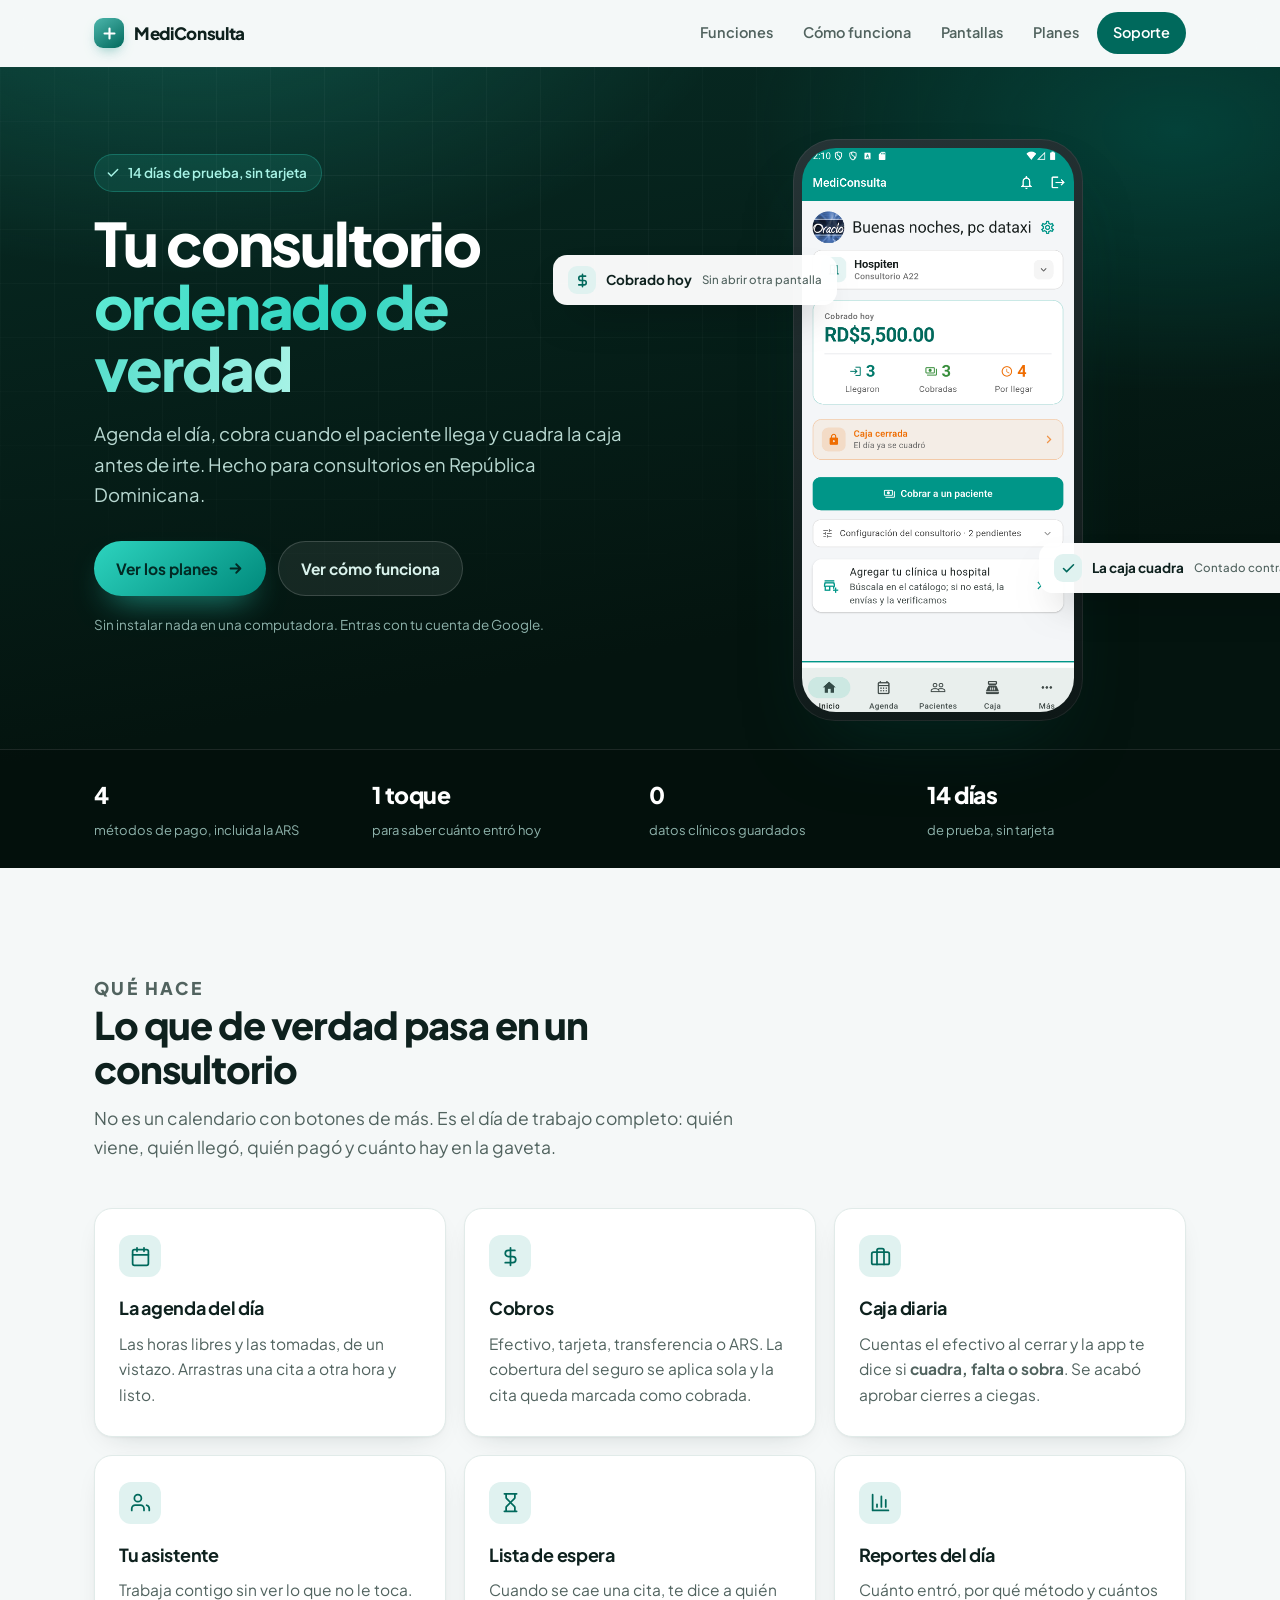
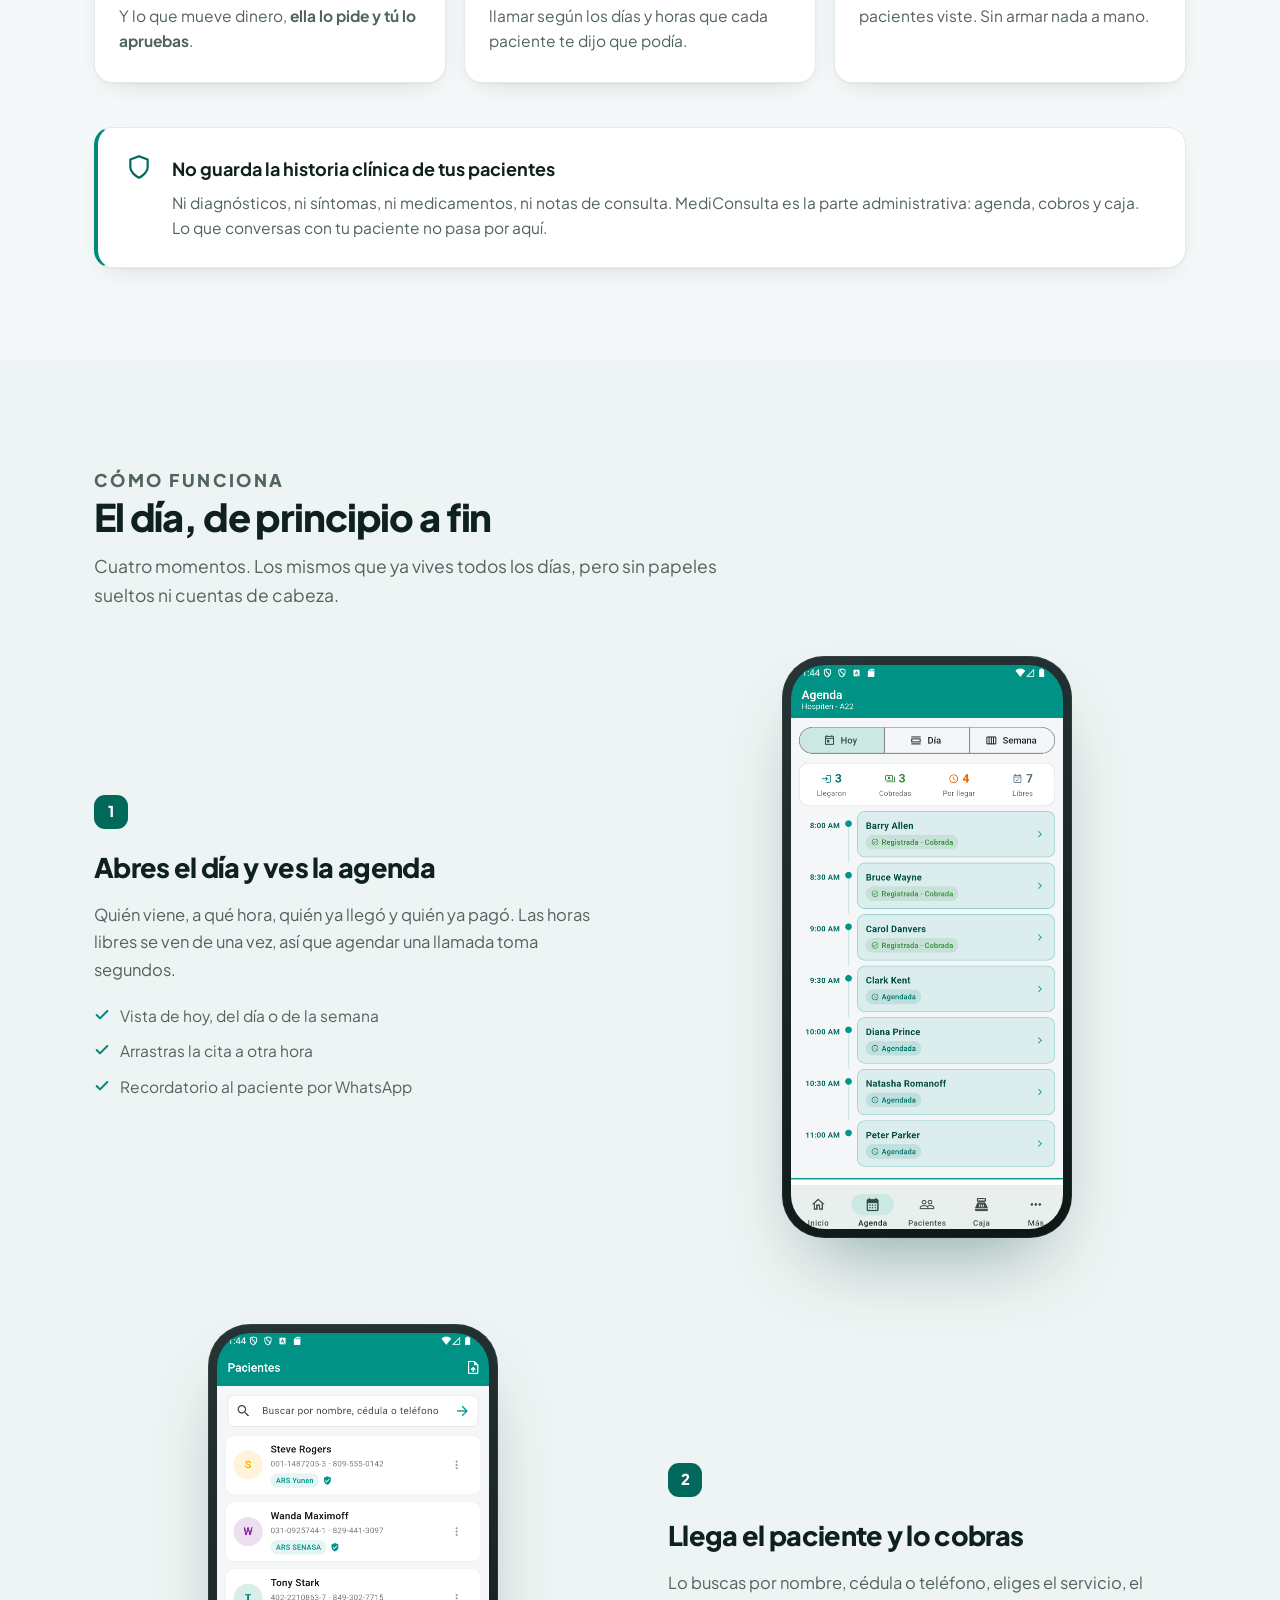
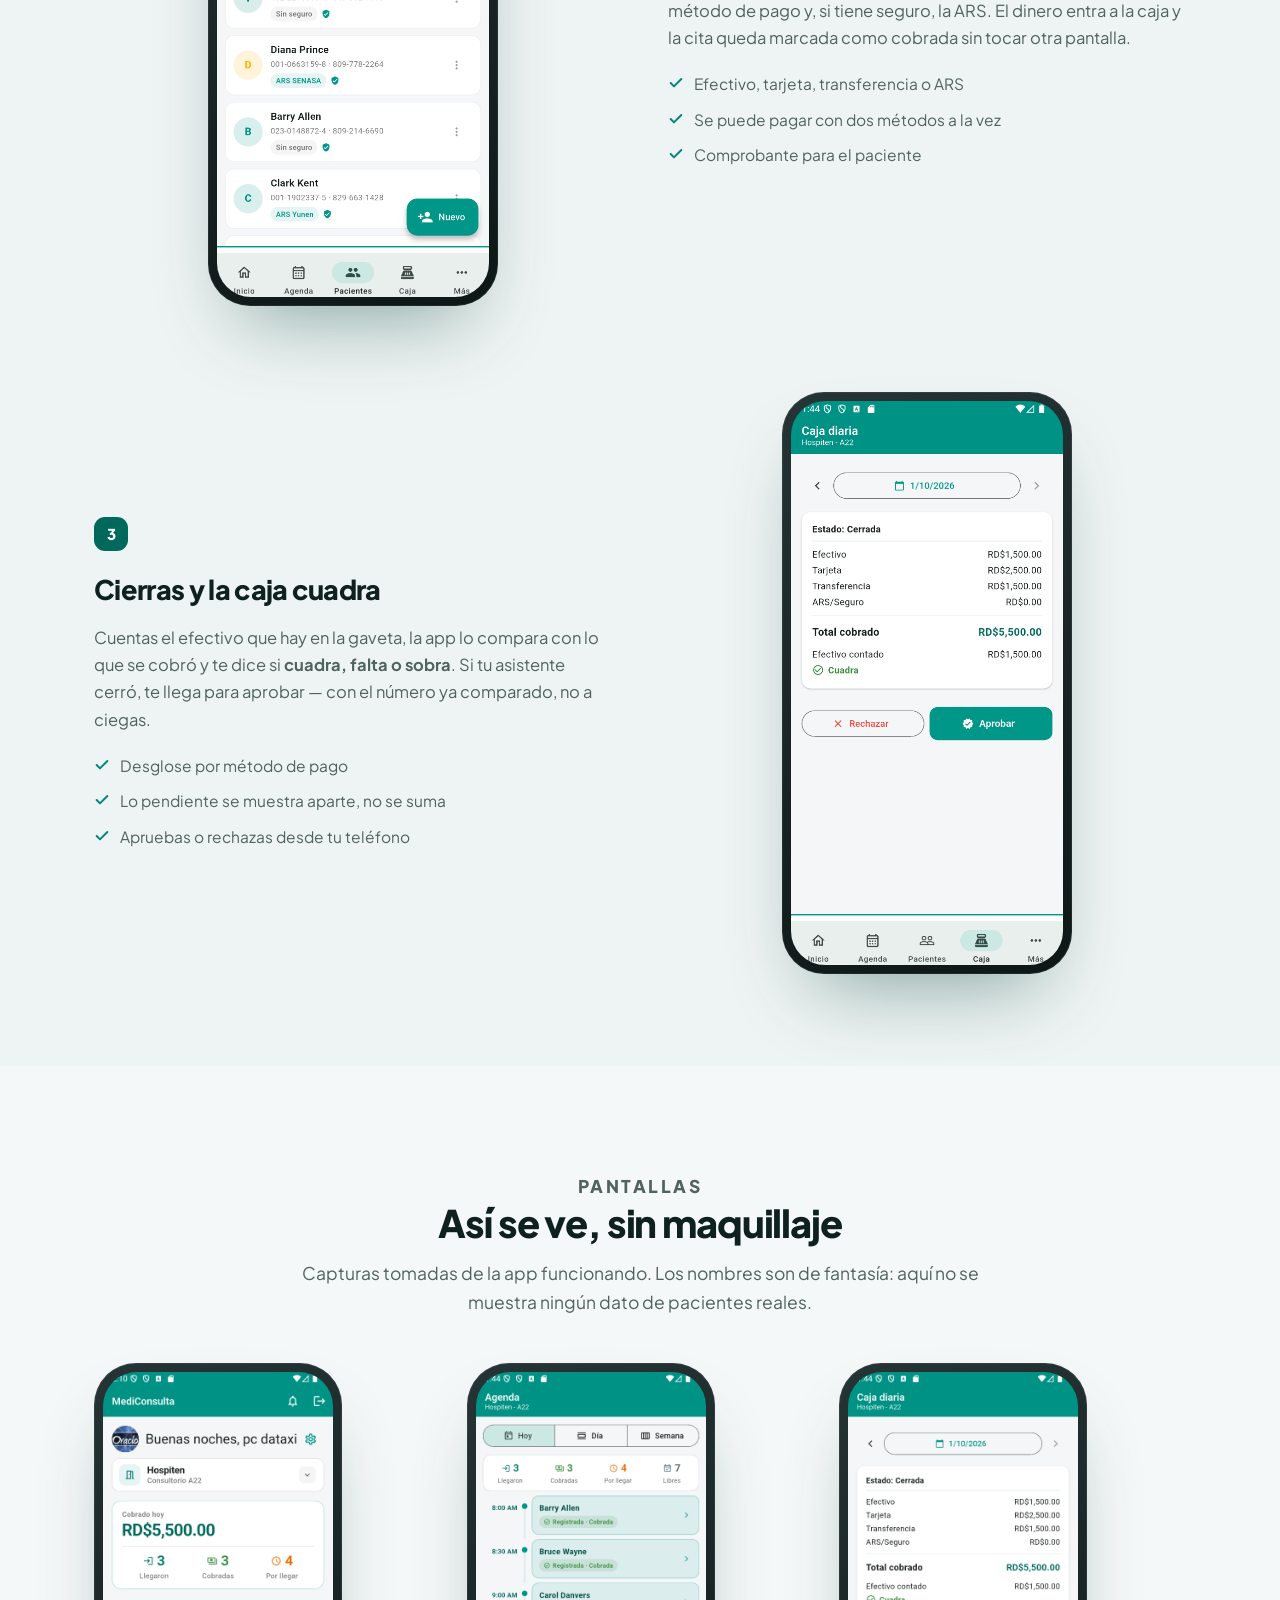
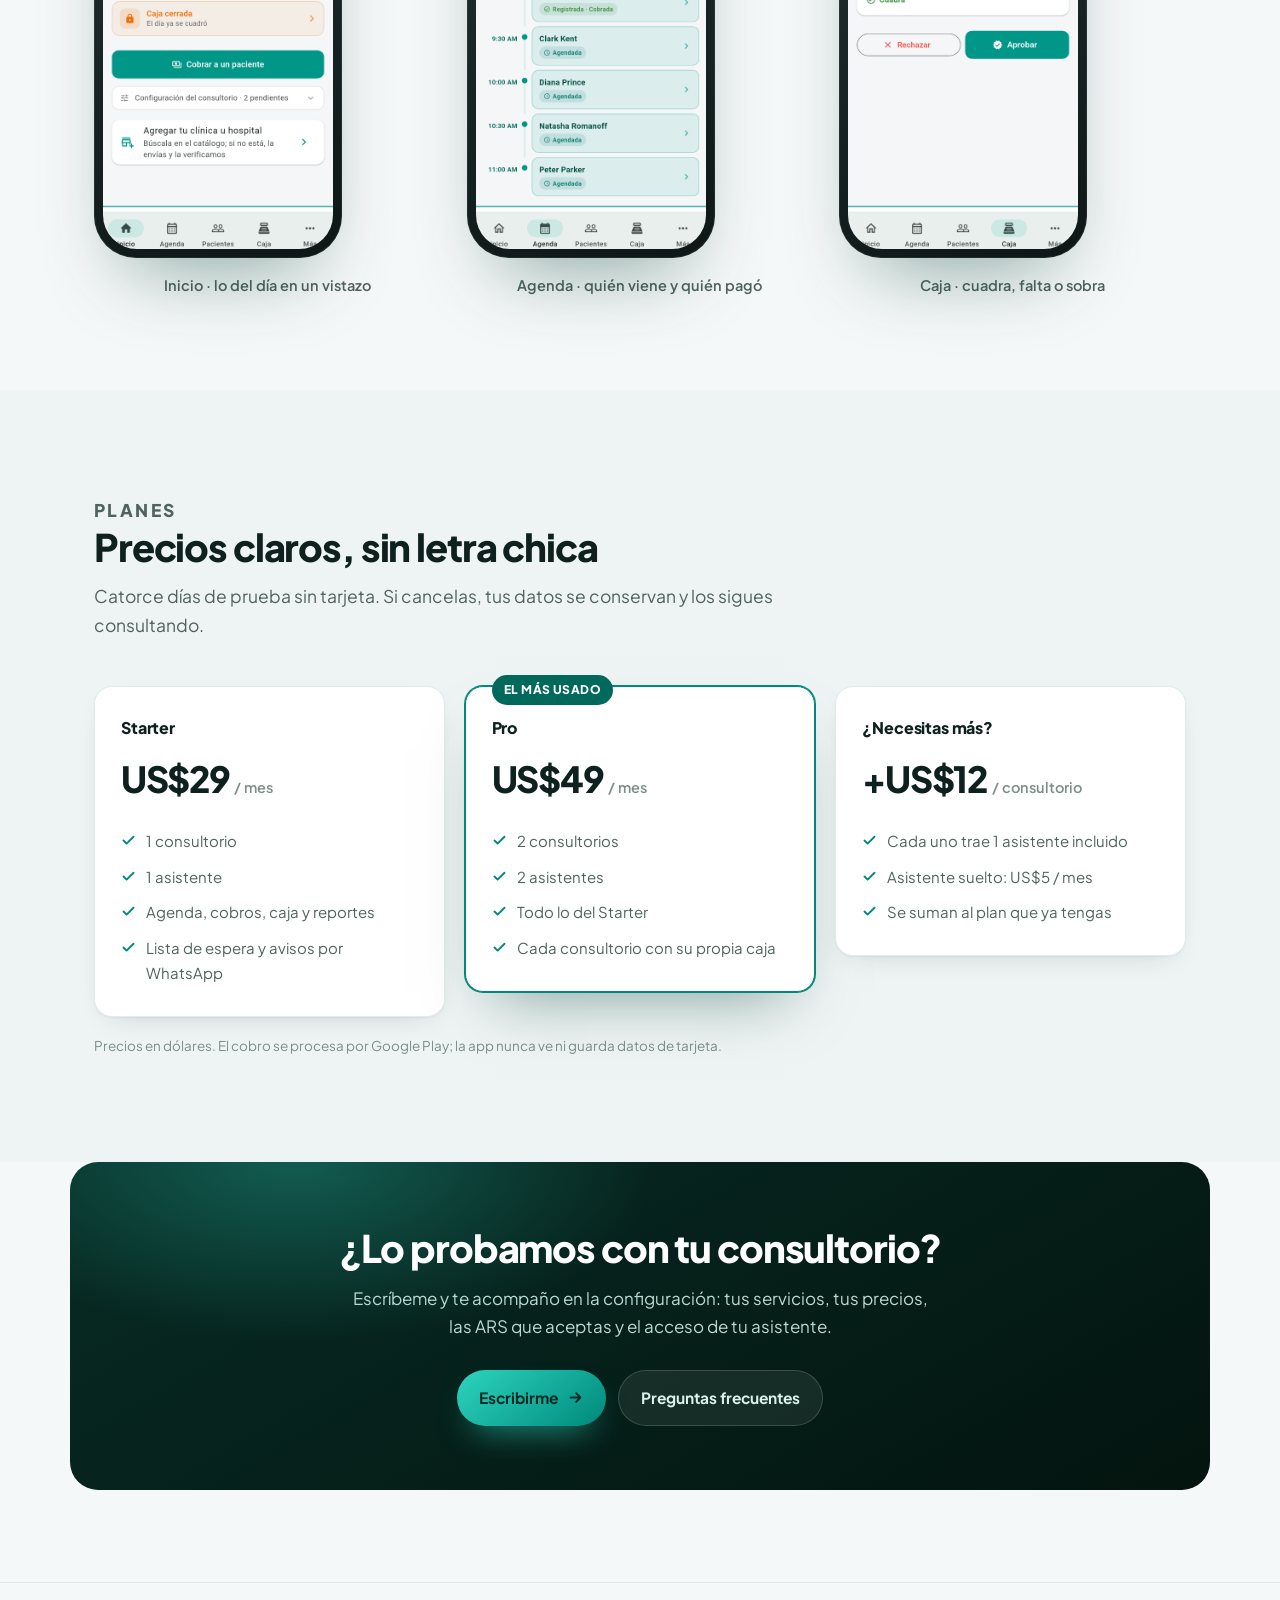
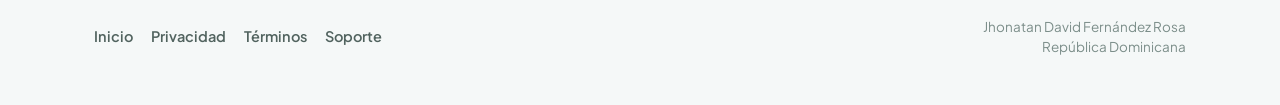
<file: index.html>
<!doctype html>
<html lang="es-DO">
<head>
<meta charset="utf-8">
<meta name="viewport" content="width=device-width, initial-scale=1">
<title>MediConsulta — Agenda, cobros y caja para tu consultorio</title>
<meta name="description" content="App para médicos en República Dominicana: agenda el día, cobra al paciente y cuadra la caja antes de irte. Con acceso para tu asistente y aprobación tuya para lo que mueve dinero.">
<meta name="theme-color" content="#04140f">
<meta property="og:title" content="MediConsulta">
<meta property="og:description" content="Agenda, cobros y caja para tu consultorio. Hecho para República Dominicana.">
<meta property="og:type" content="website">
<meta property="og:image" content="img/inicio.png">
<link rel="stylesheet" href="estilo.css">
<link rel="icon" href="data:image/svg+xml,<svg xmlns='http://www.w3.org/2000/svg' viewBox='0 0 100 100'><rect width='100' height='100' rx='24' fill='%2300796b'/><path d='M50 26v48M26 50h48' stroke='white' stroke-width='12' stroke-linecap='round'/></svg>">
</head>
<body>

<header class="barra">
  <div class="caja">
    <a class="marca" href="index.html">
      <span class="logo">
        <svg width="17" height="17" viewBox="0 0 24 24" fill="none" stroke="#fff" stroke-width="3" stroke-linecap="round"><path d="M12 5v14M5 12h14"/></svg>
      </span>
      MediConsulta
    </a>
    <nav>
      <a href="#funciones" class="ocultable">Funciones</a>
      <a href="#como" class="ocultable">Cómo funciona</a>
      <a href="#pantallas" class="ocultable">Pantallas</a>
      <a href="#planes">Planes</a>
      <a href="soporte.html" class="cta">Soporte</a>
    </nav>
  </div>
</header>

<!-- ------------------------------------------------------------- portada -->
<section class="portada">
  <div class="caja">
    <div>
      <span class="pildora">
        <svg width="14" height="14" viewBox="0 0 24 24" fill="none" stroke="currentColor" stroke-width="2.5" stroke-linecap="round" stroke-linejoin="round"><path d="M20 6 9 17l-5-5"/></svg>
        14 días de prueba, sin tarjeta
      </span>

      <h1>Tu consultorio<br><em>ordenado de verdad</em></h1>

      <p class="bajada">
        Agenda el día, cobra cuando el paciente llega y cuadra la caja antes
        de irte. Hecho para consultorios en República Dominicana.
      </p>

      <div class="acciones">
        <a class="boton primario" href="#planes">
          Ver los planes
          <svg width="17" height="17" viewBox="0 0 24 24" fill="none" stroke="currentColor" stroke-width="2.5" stroke-linecap="round" stroke-linejoin="round"><path d="M5 12h14M13 6l6 6-6 6"/></svg>
        </a>
        <a class="boton suave" href="#como">Ver cómo funciona</a>
      </div>

      <p class="nota-chica">
        Sin instalar nada en una computadora. Entras con tu cuenta de Google.
      </p>
    </div>

    <div class="telefono">
      <div class="pantalla">
        <img src="img/inicio.png" width="1080" height="2240" alt="Pantalla de inicio de MediConsulta: cobrado hoy RD$5,500.00, tres pacientes llegaron, tres cobradas, cuatro por llegar y la caja abierta.">
      </div>

      <div class="flotante uno">
        <span class="punto">
          <svg width="15" height="15" viewBox="0 0 24 24" fill="none" stroke="currentColor" stroke-width="2.5" stroke-linecap="round" stroke-linejoin="round"><path d="M12 2v20M17 5H9.5a3.5 3.5 0 0 0 0 7h5a3.5 3.5 0 0 1 0 7H6"/></svg>
        </span>
        Cobrado hoy
        <small>Sin abrir otra pantalla</small>
      </div>

      <div class="flotante dos">
        <span class="punto">
          <svg width="15" height="15" viewBox="0 0 24 24" fill="none" stroke="currentColor" stroke-width="2.5" stroke-linecap="round" stroke-linejoin="round"><path d="M20 6 9 17l-5-5"/></svg>
        </span>
        La caja cuadra
        <small>Contado contra cobrado</small>
      </div>
    </div>
  </div>

  <div class="cifras">
    <div class="caja">
      <div class="cifra"><strong>4</strong><span>métodos de pago, incluida la ARS</span></div>
      <div class="cifra"><strong>1 toque</strong><span>para saber cuánto entró hoy</span></div>
      <div class="cifra"><strong>0</strong><span>datos clínicos guardados</span></div>
      <div class="cifra"><strong>14 días</strong><span>de prueba, sin tarjeta</span></div>
    </div>
  </div>
</section>

<!-- ------------------------------------------------------------ funciones -->
<section id="funciones">
  <div class="caja">
    <div class="titulo revelar">
      <p class="eyebrow">Qué hace</p>
      <h2>Lo que de verdad pasa en un consultorio</h2>
      <p>
        No es un calendario con botones de más. Es el día de trabajo completo:
        quién viene, quién llegó, quién pagó y cuánto hay en la gaveta.
      </p>
    </div>

    <div class="rejilla">

      <article class="tarjeta revelar">
        <div class="icono">
          <svg width="21" height="21" viewBox="0 0 24 24" fill="none" stroke="currentColor" stroke-width="2" stroke-linecap="round" stroke-linejoin="round"><rect x="3" y="4" width="18" height="18" rx="2"/><path d="M16 2v4M8 2v4M3 10h18"/></svg>
        </div>
        <h3>La agenda del día</h3>
        <p>
          Las horas libres y las tomadas, de un vistazo. Arrastras una cita a
          otra hora y listo.
        </p>
      </article>

      <article class="tarjeta revelar">
        <div class="icono">
          <svg width="21" height="21" viewBox="0 0 24 24" fill="none" stroke="currentColor" stroke-width="2" stroke-linecap="round" stroke-linejoin="round"><path d="M12 2v20M17 5H9.5a3.5 3.5 0 0 0 0 7h5a3.5 3.5 0 0 1 0 7H6"/></svg>
        </div>
        <h3>Cobros</h3>
        <p>
          Efectivo, tarjeta, transferencia o ARS. La cobertura del seguro se
          aplica sola y la cita queda marcada como cobrada.
        </p>
      </article>

      <article class="tarjeta revelar">
        <div class="icono">
          <svg width="21" height="21" viewBox="0 0 24 24" fill="none" stroke="currentColor" stroke-width="2" stroke-linecap="round" stroke-linejoin="round"><rect x="2" y="7" width="20" height="14" rx="2"/><path d="M16 21V5a2 2 0 0 0-2-2h-4a2 2 0 0 0-2 2v16"/></svg>
        </div>
        <h3>Caja diaria</h3>
        <p>
          Cuentas el efectivo al cerrar y la app te dice si <strong>cuadra,
          falta o sobra</strong>. Se acabó aprobar cierres a ciegas.
        </p>
      </article>

      <article class="tarjeta revelar">
        <div class="icono">
          <svg width="21" height="21" viewBox="0 0 24 24" fill="none" stroke="currentColor" stroke-width="2" stroke-linecap="round" stroke-linejoin="round"><path d="M16 21v-2a4 4 0 0 0-4-4H6a4 4 0 0 0-4 4v2"/><circle cx="9" cy="7" r="4"/><path d="M22 21v-2a4 4 0 0 0-3-3.87"/></svg>
        </div>
        <h3>Tu asistente</h3>
        <p>
          Trabaja contigo sin ver lo que no le toca. Y lo que mueve dinero,
          <strong>ella lo pide y tú lo apruebas</strong>.
        </p>
      </article>

      <article class="tarjeta revelar">
        <div class="icono">
          <svg width="21" height="21" viewBox="0 0 24 24" fill="none" stroke="currentColor" stroke-width="2" stroke-linecap="round" stroke-linejoin="round"><path d="M5 22h14M5 2h14M17 22v-4.172a2 2 0 0 0-.586-1.414L12 12l-4.414 4.414A2 2 0 0 0 7 17.828V22M7 2v4.172a2 2 0 0 0 .586 1.414L12 12l4.414-4.414A2 2 0 0 0 17 6.172V2"/></svg>
        </div>
        <h3>Lista de espera</h3>
        <p>
          Cuando se cae una cita, te dice a quién llamar según los días y
          horas que cada paciente te dijo que podía.
        </p>
      </article>

      <article class="tarjeta revelar">
        <div class="icono">
          <svg width="21" height="21" viewBox="0 0 24 24" fill="none" stroke="currentColor" stroke-width="2" stroke-linecap="round" stroke-linejoin="round"><path d="M3 3v18h18"/><path d="M18 17V9M13 17V5M8 17v-3"/></svg>
        </div>
        <h3>Reportes del día</h3>
        <p>
          Cuánto entró, por qué método y cuántos pacientes viste. Sin armar
          nada a mano.
        </p>
      </article>

    </div>

    <div class="destacado revelar">
      <div class="icono">
        <svg width="26" height="26" viewBox="0 0 24 24" fill="none" stroke="currentColor" stroke-width="2" stroke-linecap="round" stroke-linejoin="round"><path d="M12 22s8-4 8-10V5l-8-3-8 3v7c0 6 8 10 8 10z"/></svg>
      </div>
      <div>
        <h3>No guarda la historia clínica de tus pacientes</h3>
        <p>
          Ni diagnósticos, ni síntomas, ni medicamentos, ni notas de consulta.
          MediConsulta es la parte administrativa: agenda, cobros y caja. Lo
          que conversas con tu paciente no pasa por aquí.
        </p>
      </div>
    </div>
  </div>
</section>

<!-- ----------------------------------------------------------- cómo funciona -->
<section id="como" class="alt">
  <div class="caja">
    <div class="titulo revelar">
      <p class="eyebrow">Cómo funciona</p>
      <h2>El día, de principio a fin</h2>
      <p>
        Cuatro momentos. Los mismos que ya vives todos los días, pero sin
        papeles sueltos ni cuentas de cabeza.
      </p>
    </div>

    <div class="flujo">

      <div class="fila revelar">
        <div class="texto">
          <span class="paso-num">1</span>
          <h3>Abres el día y ves la agenda</h3>
          <p>
            Quién viene, a qué hora, quién ya llegó y quién ya pagó. Las horas
            libres se ven de una vez, así que agendar una llamada toma segundos.
          </p>
          <ul class="lista-check">
            <li><svg width="16" height="16" viewBox="0 0 24 24" fill="none" stroke="currentColor" stroke-width="3" stroke-linecap="round" stroke-linejoin="round"><path d="M20 6 9 17l-5-5"/></svg> Vista de hoy, del día o de la semana</li>
            <li><svg width="16" height="16" viewBox="0 0 24 24" fill="none" stroke="currentColor" stroke-width="3" stroke-linecap="round" stroke-linejoin="round"><path d="M20 6 9 17l-5-5"/></svg> Arrastras la cita a otra hora</li>
            <li><svg width="16" height="16" viewBox="0 0 24 24" fill="none" stroke="currentColor" stroke-width="3" stroke-linecap="round" stroke-linejoin="round"><path d="M20 6 9 17l-5-5"/></svg> Recordatorio al paciente por WhatsApp</li>
          </ul>
        </div>
        <div class="marco">
          <div class="telefono">
            <div class="pantalla">
              <img src="img/agenda.png" width="1080" height="2240" loading="lazy" alt="Agenda del día en MediConsulta, con las citas por hora y el estado de cada una.">
            </div>
          </div>
        </div>
      </div>

      <div class="fila revelar">
        <div class="texto">
          <span class="paso-num">2</span>
          <h3>Llega el paciente y lo cobras</h3>
          <p>
            Lo buscas por nombre, cédula o teléfono, eliges el servicio, el método de pago y, si tiene seguro, la ARS.
            El dinero entra a la caja y la cita queda marcada como cobrada sin
            tocar otra pantalla.
          </p>
          <ul class="lista-check">
            <li><svg width="16" height="16" viewBox="0 0 24 24" fill="none" stroke="currentColor" stroke-width="3" stroke-linecap="round" stroke-linejoin="round"><path d="M20 6 9 17l-5-5"/></svg> Efectivo, tarjeta, transferencia o ARS</li>
            <li><svg width="16" height="16" viewBox="0 0 24 24" fill="none" stroke="currentColor" stroke-width="3" stroke-linecap="round" stroke-linejoin="round"><path d="M20 6 9 17l-5-5"/></svg> Se puede pagar con dos métodos a la vez</li>
            <li><svg width="16" height="16" viewBox="0 0 24 24" fill="none" stroke="currentColor" stroke-width="3" stroke-linecap="round" stroke-linejoin="round"><path d="M20 6 9 17l-5-5"/></svg> Comprobante para el paciente</li>
          </ul>
        </div>
        <div class="marco">
          <div class="telefono">
            <div class="pantalla">
              <img src="img/pacientes.png" width="1080" height="2240" loading="lazy" alt="Lista de pacientes en MediConsulta, con cédula, teléfono y la ARS de cada uno.">
            </div>
          </div>
        </div>
      </div>

      <div class="fila revelar">
        <div class="texto">
          <span class="paso-num">3</span>
          <h3>Cierras y la caja cuadra</h3>
          <p>
            Cuentas el efectivo que hay en la gaveta, la app lo compara con lo
            que se cobró y te dice si <strong>cuadra, falta o sobra</strong>.
            Si tu asistente cerró, te llega para aprobar — con el número ya
            comparado, no a ciegas.
          </p>
          <ul class="lista-check">
            <li><svg width="16" height="16" viewBox="0 0 24 24" fill="none" stroke="currentColor" stroke-width="3" stroke-linecap="round" stroke-linejoin="round"><path d="M20 6 9 17l-5-5"/></svg> Desglose por método de pago</li>
            <li><svg width="16" height="16" viewBox="0 0 24 24" fill="none" stroke="currentColor" stroke-width="3" stroke-linecap="round" stroke-linejoin="round"><path d="M20 6 9 17l-5-5"/></svg> Lo pendiente se muestra aparte, no se suma</li>
            <li><svg width="16" height="16" viewBox="0 0 24 24" fill="none" stroke="currentColor" stroke-width="3" stroke-linecap="round" stroke-linejoin="round"><path d="M20 6 9 17l-5-5"/></svg> Apruebas o rechazas desde tu teléfono</li>
          </ul>
        </div>
        <div class="marco">
          <div class="telefono">
            <div class="pantalla">
              <img src="img/caja.png" width="1080" height="2240" loading="lazy" alt="Cierre de caja en MediConsulta: desglose por método, total cobrado RD$5,500.00, efectivo contado y el aviso de que cuadra.">
            </div>
          </div>
        </div>
      </div>

    </div>
  </div>
</section>

<!-- ------------------------------------------------------------ pantallas -->
<section id="pantallas">
  <div class="caja">
    <div class="titulo centro revelar">
      <p class="eyebrow">Pantallas</p>
      <h2>Así se ve, sin maquillaje</h2>
      <p>
        Capturas tomadas de la app funcionando. Los nombres son de fantasía:
        aquí no se muestra ningún dato de pacientes reales.
      </p>
    </div>

    <div class="galeria">
      <figure class="revelar">
        <div class="telefono">
          <div class="pantalla">
            <img src="img/inicio.png" width="1080" height="2240" loading="lazy" alt="Inicio de MediConsulta con lo cobrado hoy y el estado de la caja.">
          </div>
        </div>
        <figcaption>Inicio · lo del día en un vistazo</figcaption>
      </figure>

      <figure class="revelar">
        <div class="telefono">
          <div class="pantalla">
            <img src="img/agenda.png" width="1080" height="2240" loading="lazy" alt="Agenda del día con las citas por hora.">
          </div>
        </div>
        <figcaption>Agenda · quién viene y quién pagó</figcaption>
      </figure>

      <figure class="revelar">
        <div class="telefono">
          <div class="pantalla">
            <img src="img/caja.png" width="1080" height="2240" loading="lazy" alt="Cierre de caja con el cuadre del efectivo.">
          </div>
        </div>
        <figcaption>Caja · cuadra, falta o sobra</figcaption>
      </figure>
    </div>
  </div>
</section>

<!-- --------------------------------------------------------------- planes -->
<section id="planes" class="alt">
  <div class="caja">
    <div class="titulo revelar">
      <p class="eyebrow">Planes</p>
      <h2>Precios claros, sin letra chica</h2>
      <p>
        Catorce días de prueba sin tarjeta. Si cancelas, tus datos se
        conservan y los sigues consultando.
      </p>
    </div>

    <div class="planes">

      <div class="plan revelar">
        <div class="nombre">Starter</div>
        <p class="monto">US$29 <small>/ mes</small></p>
        <ul>
          <li><svg width="15" height="15" viewBox="0 0 24 24" fill="none" stroke="currentColor" stroke-width="3" stroke-linecap="round" stroke-linejoin="round"><path d="M20 6 9 17l-5-5"/></svg> 1 consultorio</li>
          <li><svg width="15" height="15" viewBox="0 0 24 24" fill="none" stroke="currentColor" stroke-width="3" stroke-linecap="round" stroke-linejoin="round"><path d="M20 6 9 17l-5-5"/></svg> 1 asistente</li>
          <li><svg width="15" height="15" viewBox="0 0 24 24" fill="none" stroke="currentColor" stroke-width="3" stroke-linecap="round" stroke-linejoin="round"><path d="M20 6 9 17l-5-5"/></svg> Agenda, cobros, caja y reportes</li>
          <li><svg width="15" height="15" viewBox="0 0 24 24" fill="none" stroke="currentColor" stroke-width="3" stroke-linecap="round" stroke-linejoin="round"><path d="M20 6 9 17l-5-5"/></svg> Lista de espera y avisos por WhatsApp</li>
        </ul>
      </div>

      <div class="plan elegido revelar">
        <span class="cinta">El más usado</span>
        <div class="nombre">Pro</div>
        <p class="monto">US$49 <small>/ mes</small></p>
        <ul>
          <li><svg width="15" height="15" viewBox="0 0 24 24" fill="none" stroke="currentColor" stroke-width="3" stroke-linecap="round" stroke-linejoin="round"><path d="M20 6 9 17l-5-5"/></svg> 2 consultorios</li>
          <li><svg width="15" height="15" viewBox="0 0 24 24" fill="none" stroke="currentColor" stroke-width="3" stroke-linecap="round" stroke-linejoin="round"><path d="M20 6 9 17l-5-5"/></svg> 2 asistentes</li>
          <li><svg width="15" height="15" viewBox="0 0 24 24" fill="none" stroke="currentColor" stroke-width="3" stroke-linecap="round" stroke-linejoin="round"><path d="M20 6 9 17l-5-5"/></svg> Todo lo del Starter</li>
          <li><svg width="15" height="15" viewBox="0 0 24 24" fill="none" stroke="currentColor" stroke-width="3" stroke-linecap="round" stroke-linejoin="round"><path d="M20 6 9 17l-5-5"/></svg> Cada consultorio con su propia caja</li>
        </ul>
      </div>

      <div class="plan revelar">
        <div class="nombre">¿Necesitas más?</div>
        <p class="monto">+US$12 <small>/ consultorio</small></p>
        <ul>
          <li><svg width="15" height="15" viewBox="0 0 24 24" fill="none" stroke="currentColor" stroke-width="3" stroke-linecap="round" stroke-linejoin="round"><path d="M20 6 9 17l-5-5"/></svg> Cada uno trae 1 asistente incluido</li>
          <li><svg width="15" height="15" viewBox="0 0 24 24" fill="none" stroke="currentColor" stroke-width="3" stroke-linecap="round" stroke-linejoin="round"><path d="M20 6 9 17l-5-5"/></svg> Asistente suelto: US$5 / mes</li>
          <li><svg width="15" height="15" viewBox="0 0 24 24" fill="none" stroke="currentColor" stroke-width="3" stroke-linecap="round" stroke-linejoin="round"><path d="M20 6 9 17l-5-5"/></svg> Se suman al plan que ya tengas</li>
        </ul>
      </div>

    </div>

    <p class="nota-chica" style="color:var(--tinta-3)">
      Precios en dólares. El cobro se procesa por Google Play; la app nunca ve
      ni guarda datos de tarjeta.
    </p>
  </div>
</section>

<!-- --------------------------------------------------------------- cierre -->
<section style="padding-top:0">
  <div class="cierre revelar">
    <h2>¿Lo probamos con tu consultorio?</h2>
    <p>
      Escríbeme y te acompaño en la configuración: tus servicios, tus precios,
      las ARS que aceptas y el acceso de tu asistente.
    </p>
    <div class="acciones">
      <a class="boton primario" href="mailto:jhonatandavidfernandezr@gmail.com">
        Escribirme
        <svg width="17" height="17" viewBox="0 0 24 24" fill="none" stroke="currentColor" stroke-width="2.5" stroke-linecap="round" stroke-linejoin="round"><path d="M5 12h14M13 6l6 6-6 6"/></svg>
      </a>
      <a class="boton suave" href="soporte.html">Preguntas frecuentes</a>
    </div>
  </div>
</section>

<footer class="sitio">
  <div class="caja">
    <nav>
      <a href="index.html">Inicio</a>
      <a href="privacidad.html">Privacidad</a>
      <a href="terminos.html">Términos</a>
      <a href="soporte.html">Soporte</a>
    </nav>
    <div class="quien">
      Jhonatan David Fernández Rosa<br>
      República Dominicana
    </div>
  </div>
</footer>

<script>
// La barra se separa del fondo apenas se baja: sin esto, al scrollear el
// contenido se mete debajo del header translucido y se ve sucio.
var barra = document.querySelector('.barra');
addEventListener('scroll', function () {
  barra.classList.toggle('pegada', scrollY > 8);
}, { passive: true });

// Las secciones aparecen al entrar en pantalla. Si el navegador no soporta
// IntersectionObserver, o el usuario pidio menos movimiento, se muestran de
// una vez: la animacion es un adorno, el contenido no.
var piezas = document.querySelectorAll('.revelar');
var quieto = matchMedia('(prefers-reduced-motion: reduce)').matches;

if (!('IntersectionObserver' in window) || quieto) {
  piezas.forEach(function (p) { p.classList.add('visible'); });
} else {
  var ojo = new IntersectionObserver(function (entradas) {
    entradas.forEach(function (e) {
      if (e.isIntersecting) {
        e.target.classList.add('visible');
        ojo.unobserve(e.target);
      }
    });
  }, { rootMargin: '0px 0px -8% 0px', threshold: .08 });

  piezas.forEach(function (p, i) {
    p.style.transitionDelay = (i % 3) * 70 + 'ms';
    ojo.observe(p);
  });
}
</script>

</body>
</html>
</file>
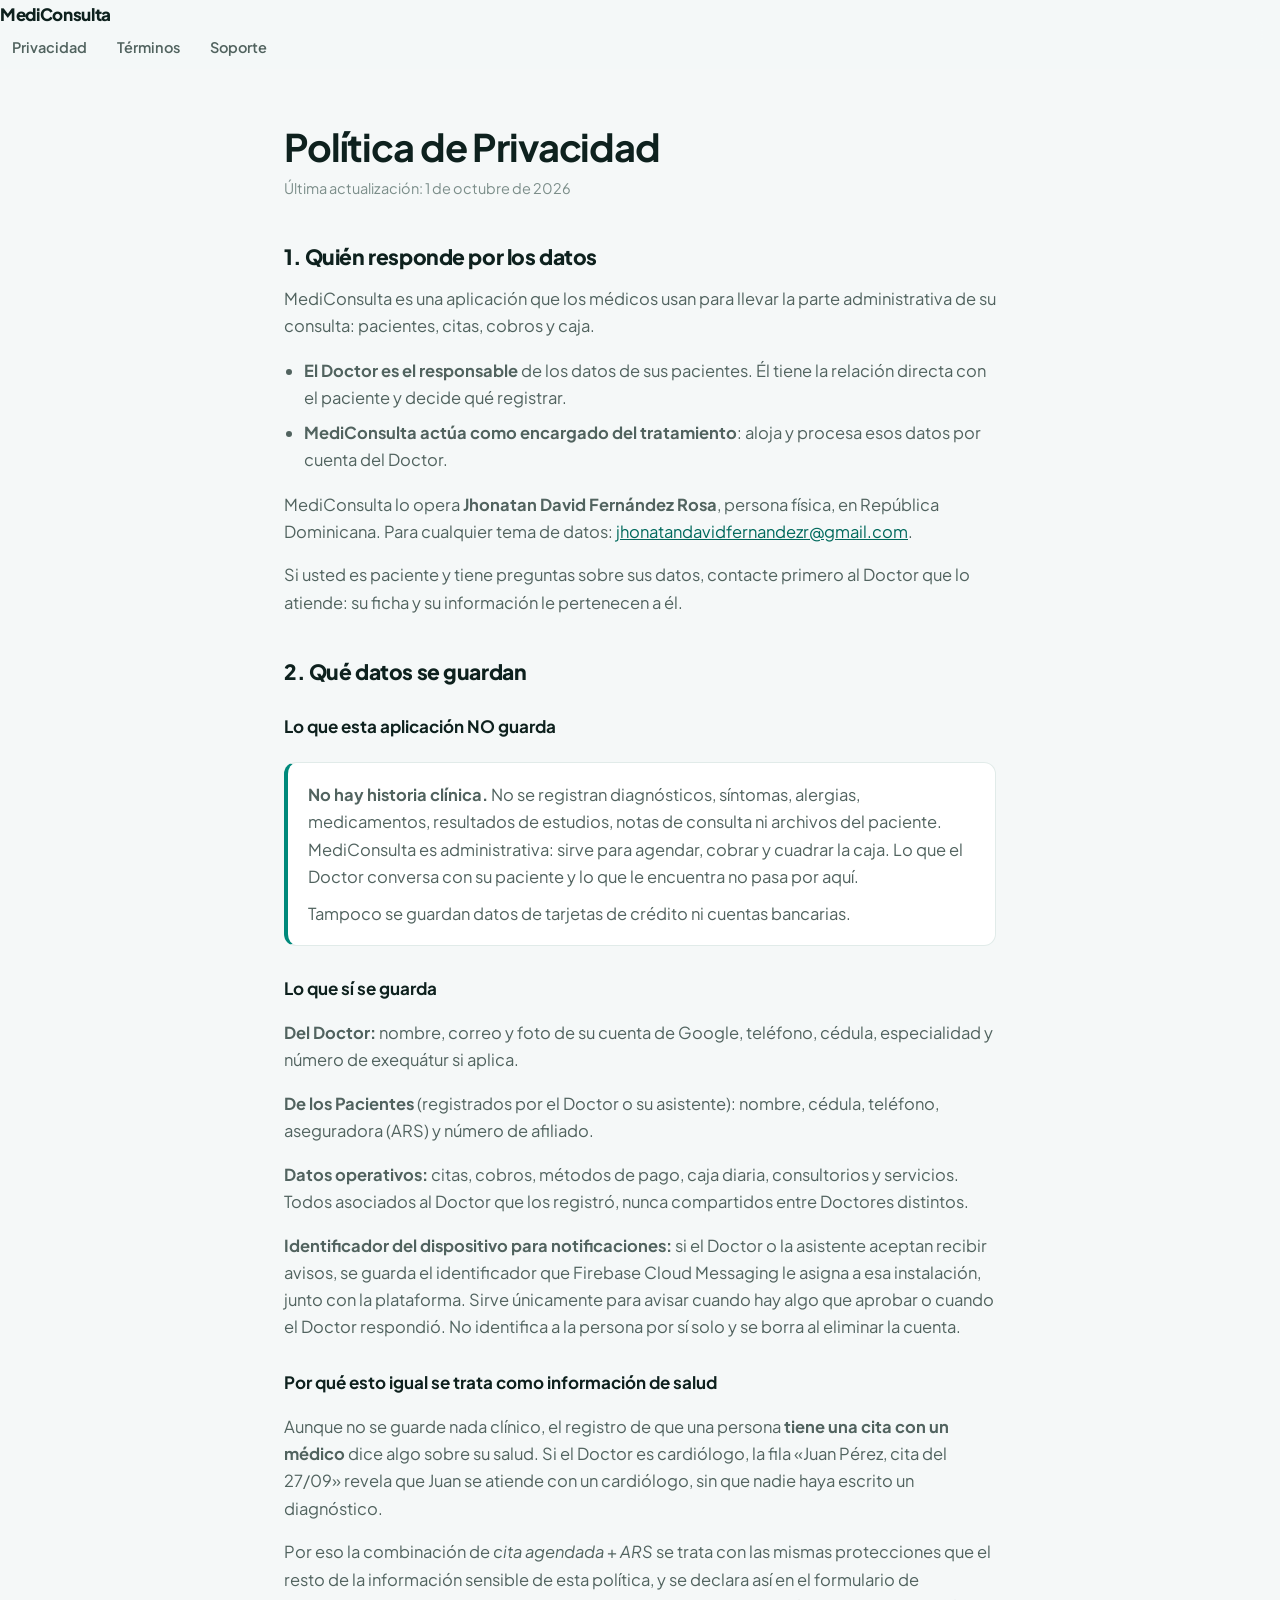
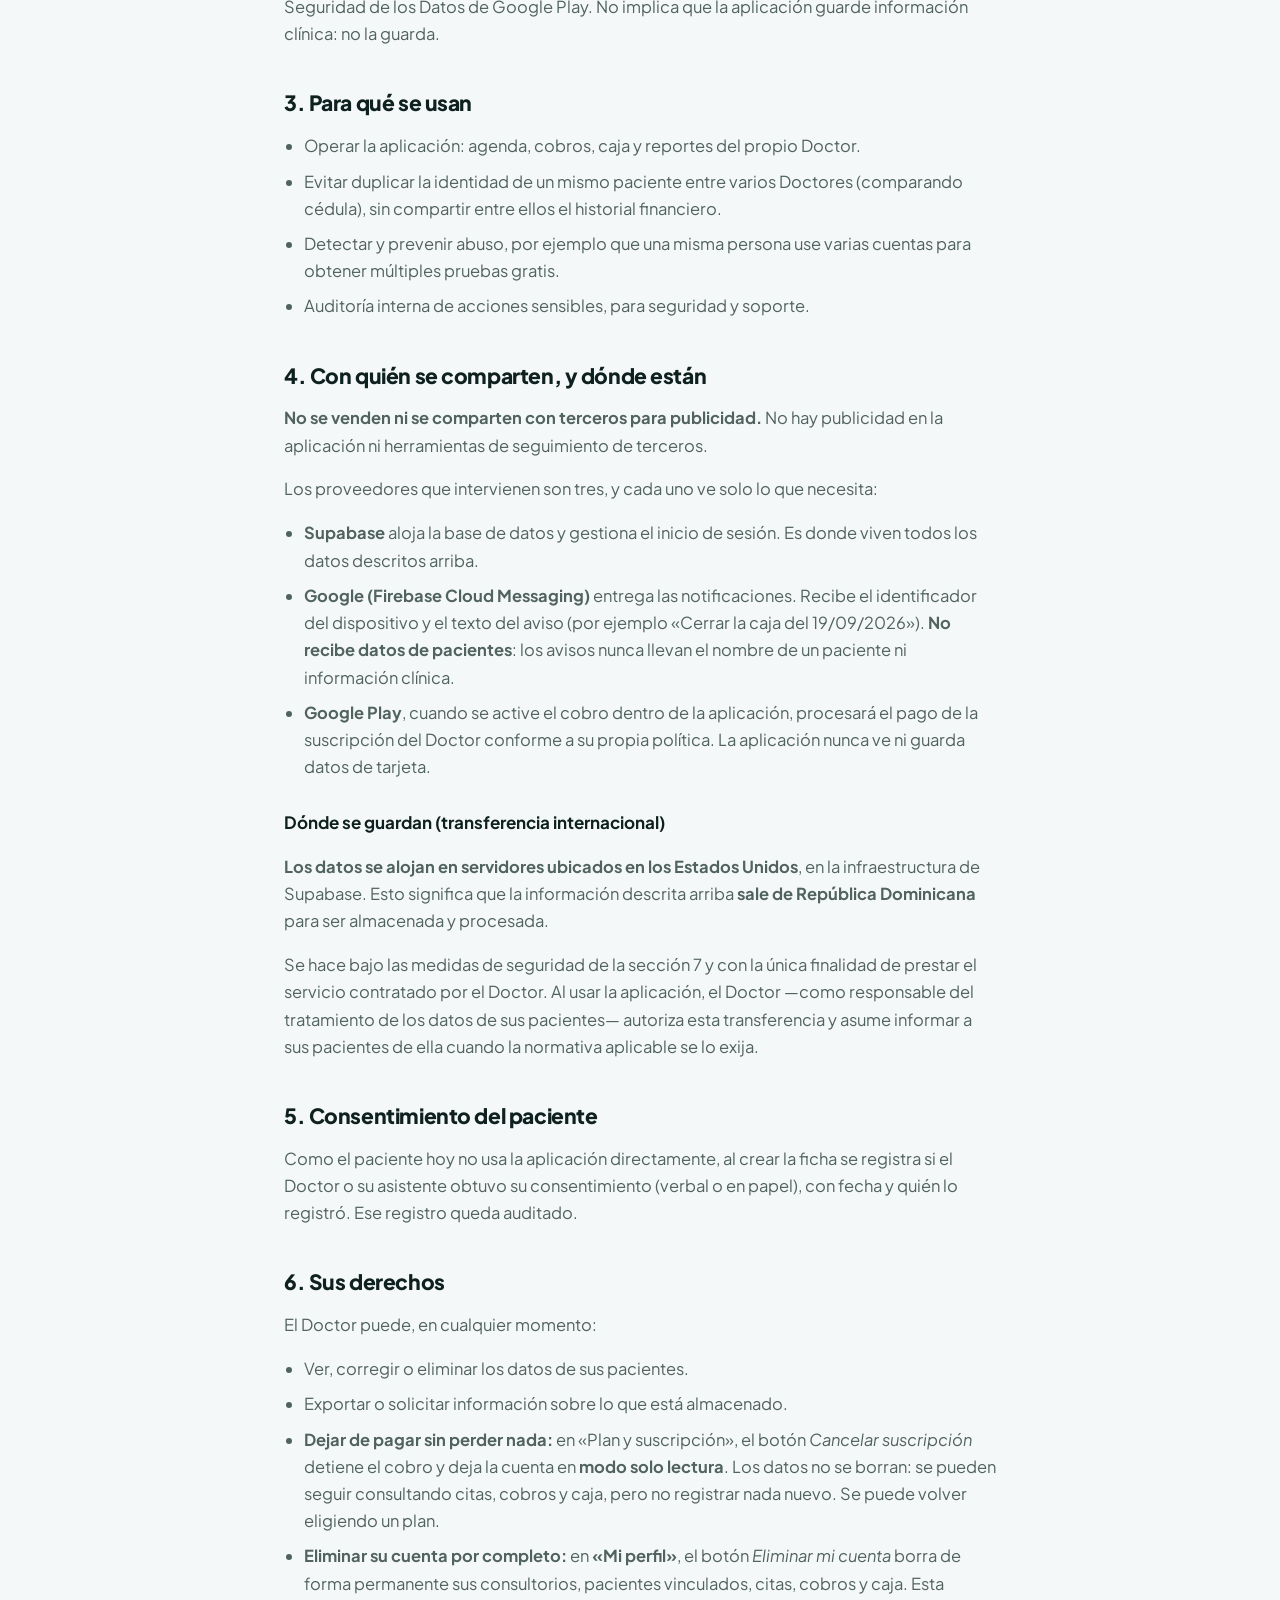
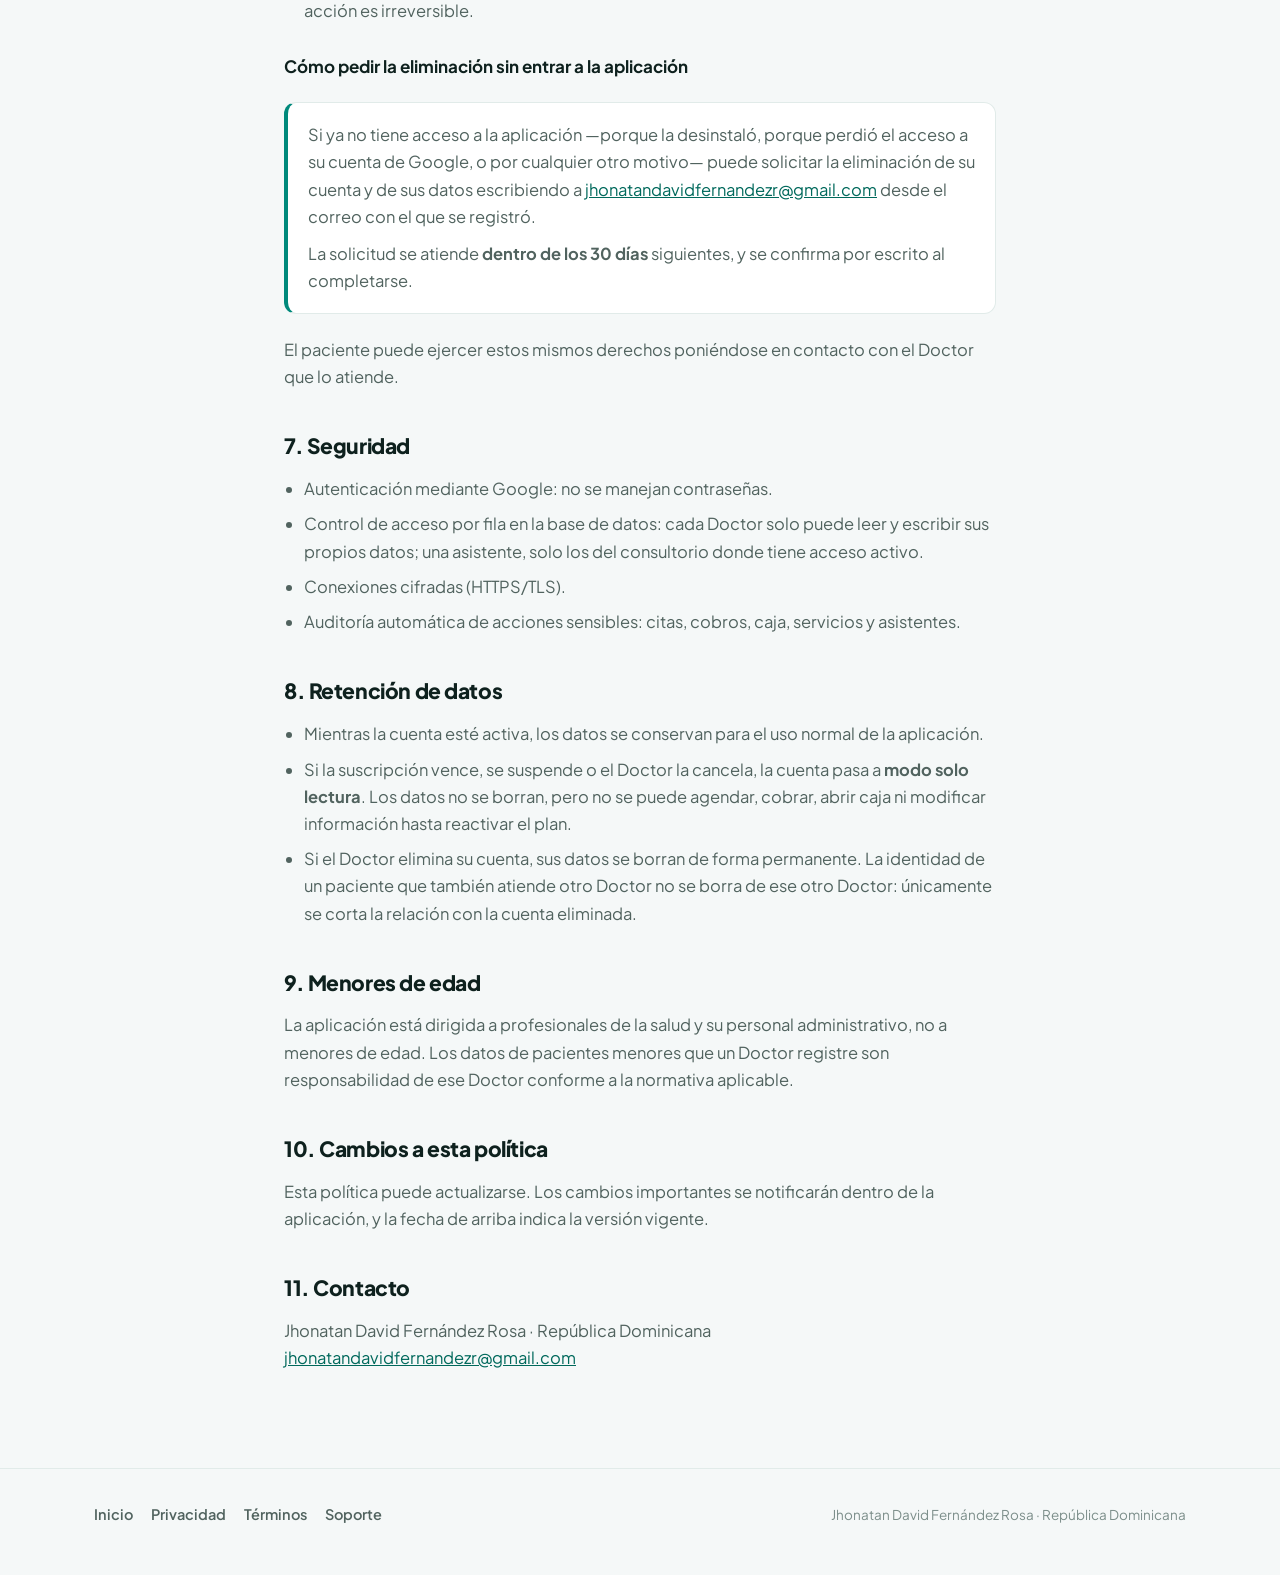
<file: privacidad.html>
<!doctype html>
<html lang="es-DO">
<head>
<meta charset="utf-8">
<meta name="viewport" content="width=device-width, initial-scale=1">
<title>Política de Privacidad — MediConsulta</title>
<meta name="description" content="Política de privacidad de MediConsulta: qué datos se guardan, para qué, dónde y cómo pedir que se borren.">
<link rel="stylesheet" href="estilo.css">
</head>
<body>

<header class="sitio">
  <div class="barra">
    <a class="marca" href="index.html">MediConsulta</a>
    <nav>
      <a href="privacidad.html">Privacidad</a>
      <a href="terminos.html">Términos</a>
      <a href="soporte.html">Soporte</a>
    </nav>
  </div>
</header>

<main class="legal">

<h1>Política de Privacidad</h1>
<p class="fecha">Última actualización: 1 de octubre de 2026</p>

<h2>1. Quién responde por los datos</h2>

<p>
  MediConsulta es una aplicación que los médicos usan para llevar la parte
  administrativa de su consulta: pacientes, citas, cobros y caja.
</p>

<ul>
  <li>
    <strong>El Doctor es el responsable</strong> de los datos de sus
    pacientes. Él tiene la relación directa con el paciente y decide qué
    registrar.
  </li>
  <li>
    <strong>MediConsulta actúa como encargado del tratamiento</strong>:
    aloja y procesa esos datos por cuenta del Doctor.
  </li>
</ul>

<p>
  MediConsulta lo opera <strong>Jhonatan David Fernández Rosa</strong>,
  persona física, en República Dominicana. Para cualquier tema de datos:
  <a href="mailto:jhonatandavidfernandezr@gmail.com">jhonatandavidfernandezr@gmail.com</a>.
</p>

<p>
  Si usted es paciente y tiene preguntas sobre sus datos, contacte primero al
  Doctor que lo atiende: su ficha y su información le pertenecen a él.
</p>

<h2>2. Qué datos se guardan</h2>

<h3>Lo que esta aplicación NO guarda</h3>

<div class="aviso">
  <p>
    <strong>No hay historia clínica.</strong> No se registran diagnósticos,
    síntomas, alergias, medicamentos, resultados de estudios, notas de
    consulta ni archivos del paciente. MediConsulta es administrativa: sirve
    para agendar, cobrar y cuadrar la caja. Lo que el Doctor conversa con su
    paciente y lo que le encuentra no pasa por aquí.
  </p>
  <p>
    Tampoco se guardan datos de tarjetas de crédito ni cuentas bancarias.
  </p>
</div>

<h3>Lo que sí se guarda</h3>

<p>
  <strong>Del Doctor:</strong> nombre, correo y foto de su cuenta de Google,
  teléfono, cédula, especialidad y número de exequátur si aplica.
</p>

<p>
  <strong>De los Pacientes</strong> (registrados por el Doctor o su
  asistente): nombre, cédula, teléfono, aseguradora (ARS) y número de
  afiliado.
</p>

<p>
  <strong>Datos operativos:</strong> citas, cobros, métodos de pago, caja
  diaria, consultorios y servicios. Todos asociados al Doctor que los
  registró, nunca compartidos entre Doctores distintos.
</p>

<p>
  <strong>Identificador del dispositivo para notificaciones:</strong> si el
  Doctor o la asistente aceptan recibir avisos, se guarda el identificador
  que Firebase Cloud Messaging le asigna a esa instalación, junto con la
  plataforma. Sirve únicamente para avisar cuando hay algo que aprobar o
  cuando el Doctor respondió. No identifica a la persona por sí solo y se
  borra al eliminar la cuenta.
</p>

<h3>Por qué esto igual se trata como información de salud</h3>

<p>
  Aunque no se guarde nada clínico, el registro de que una persona
  <strong>tiene una cita con un médico</strong> dice algo sobre su salud. Si
  el Doctor es cardiólogo, la fila «Juan Pérez, cita del 27/09» revela que
  Juan se atiende con un cardiólogo, sin que nadie haya escrito un
  diagnóstico.
</p>

<p>
  Por eso la combinación de <em>cita agendada</em> + <em>ARS</em> se trata
  con las mismas protecciones que el resto de la información sensible de esta
  política, y se declara así en el formulario de Seguridad de los Datos de
  Google Play. No implica que la aplicación guarde información clínica: no la
  guarda.
</p>

<h2>3. Para qué se usan</h2>

<ul>
  <li>Operar la aplicación: agenda, cobros, caja y reportes del propio Doctor.</li>
  <li>
    Evitar duplicar la identidad de un mismo paciente entre varios Doctores
    (comparando cédula), sin compartir entre ellos el historial financiero.
  </li>
  <li>
    Detectar y prevenir abuso, por ejemplo que una misma persona use varias
    cuentas para obtener múltiples pruebas gratis.
  </li>
  <li>Auditoría interna de acciones sensibles, para seguridad y soporte.</li>
</ul>

<h2>4. Con quién se comparten, y dónde están</h2>

<p>
  <strong>No se venden ni se comparten con terceros para publicidad.</strong>
  No hay publicidad en la aplicación ni herramientas de seguimiento de
  terceros.
</p>

<p>Los proveedores que intervienen son tres, y cada uno ve solo lo que necesita:</p>

<ul>
  <li>
    <strong>Supabase</strong> aloja la base de datos y gestiona el inicio de
    sesión. Es donde viven todos los datos descritos arriba.
  </li>
  <li>
    <strong>Google (Firebase Cloud Messaging)</strong> entrega las
    notificaciones. Recibe el identificador del dispositivo y el texto del
    aviso (por ejemplo «Cerrar la caja del 19/09/2026»).
    <strong>No recibe datos de pacientes</strong>: los avisos nunca llevan el
    nombre de un paciente ni información clínica.
  </li>
  <li>
    <strong>Google Play</strong>, cuando se active el cobro dentro de la
    aplicación, procesará el pago de la suscripción del Doctor conforme a su
    propia política. La aplicación nunca ve ni guarda datos de tarjeta.
  </li>
</ul>

<h3>Dónde se guardan (transferencia internacional)</h3>

<p>
  <strong>Los datos se alojan en servidores ubicados en los Estados
  Unidos</strong>, en la infraestructura de Supabase. Esto significa que la
  información descrita arriba <strong>sale de República Dominicana</strong>
  para ser almacenada y procesada.
</p>

<p>
  Se hace bajo las medidas de seguridad de la sección 7 y con la única
  finalidad de prestar el servicio contratado por el Doctor. Al usar la
  aplicación, el Doctor —como responsable del tratamiento de los datos de sus
  pacientes— autoriza esta transferencia y asume informar a sus pacientes de
  ella cuando la normativa aplicable se lo exija.
</p>

<h2>5. Consentimiento del paciente</h2>

<p>
  Como el paciente hoy no usa la aplicación directamente, al crear la ficha se
  registra si el Doctor o su asistente obtuvo su consentimiento (verbal o en
  papel), con fecha y quién lo registró. Ese registro queda auditado.
</p>

<h2>6. Sus derechos</h2>

<p>El Doctor puede, en cualquier momento:</p>

<ul>
  <li>Ver, corregir o eliminar los datos de sus pacientes.</li>
  <li>Exportar o solicitar información sobre lo que está almacenado.</li>
  <li>
    <strong>Dejar de pagar sin perder nada:</strong> en «Plan y suscripción»,
    el botón <em>Cancelar suscripción</em> detiene el cobro y deja la cuenta
    en <strong>modo solo lectura</strong>. Los datos no se borran: se pueden
    seguir consultando citas, cobros y caja, pero no registrar nada nuevo. Se
    puede volver eligiendo un plan.
  </li>
  <li>
    <strong>Eliminar su cuenta por completo:</strong> en <strong>«Mi
    perfil»</strong>, el botón <em>Eliminar mi cuenta</em> borra de forma
    permanente sus consultorios, pacientes vinculados, citas, cobros y caja.
    Esta acción es irreversible.
  </li>
</ul>

<h3>Cómo pedir la eliminación sin entrar a la aplicación</h3>

<div class="aviso">
  <p>
    Si ya no tiene acceso a la aplicación —porque la desinstaló, porque perdió
    el acceso a su cuenta de Google, o por cualquier otro motivo— puede
    solicitar la eliminación de su cuenta y de sus datos escribiendo a
    <a href="mailto:jhonatandavidfernandezr@gmail.com">jhonatandavidfernandezr@gmail.com</a>
    desde el correo con el que se registró.
  </p>
  <p>
    La solicitud se atiende <strong>dentro de los 30 días</strong> siguientes,
    y se confirma por escrito al completarse.
  </p>
</div>

<p>
  El paciente puede ejercer estos mismos derechos poniéndose en contacto con
  el Doctor que lo atiende.
</p>

<h2>7. Seguridad</h2>

<ul>
  <li>Autenticación mediante Google: no se manejan contraseñas.</li>
  <li>
    Control de acceso por fila en la base de datos: cada Doctor solo puede
    leer y escribir sus propios datos; una asistente, solo los del consultorio
    donde tiene acceso activo.
  </li>
  <li>Conexiones cifradas (HTTPS/TLS).</li>
  <li>
    Auditoría automática de acciones sensibles: citas, cobros, caja,
    servicios y asistentes.
  </li>
</ul>

<h2>8. Retención de datos</h2>

<ul>
  <li>
    Mientras la cuenta esté activa, los datos se conservan para el uso normal
    de la aplicación.
  </li>
  <li>
    Si la suscripción vence, se suspende o el Doctor la cancela, la cuenta
    pasa a <strong>modo solo lectura</strong>. Los datos no se borran, pero no
    se puede agendar, cobrar, abrir caja ni modificar información hasta
    reactivar el plan.
  </li>
  <li>
    Si el Doctor elimina su cuenta, sus datos se borran de forma permanente.
    La identidad de un paciente que también atiende otro Doctor no se borra de
    ese otro Doctor: únicamente se corta la relación con la cuenta eliminada.
  </li>
</ul>

<h2>9. Menores de edad</h2>

<p>
  La aplicación está dirigida a profesionales de la salud y su personal
  administrativo, no a menores de edad. Los datos de pacientes menores que un
  Doctor registre son responsabilidad de ese Doctor conforme a la normativa
  aplicable.
</p>

<h2>10. Cambios a esta política</h2>

<p>
  Esta política puede actualizarse. Los cambios importantes se notificarán
  dentro de la aplicación, y la fecha de arriba indica la versión vigente.
</p>

<h2>11. Contacto</h2>

<p>
  Jhonatan David Fernández Rosa · República Dominicana<br>
  <a href="mailto:jhonatandavidfernandezr@gmail.com">jhonatandavidfernandezr@gmail.com</a>
</p>

</main>

<footer class="sitio">
  <div class="caja">
    <nav>
      <a href="index.html">Inicio</a>
      <a href="privacidad.html">Privacidad</a>
      <a href="terminos.html">Términos</a>
      <a href="soporte.html">Soporte</a>
    </nav>
    <div class="quien">Jhonatan David Fernández Rosa · República Dominicana</div>
  </div>
</footer>

</body>
</html>
</file>
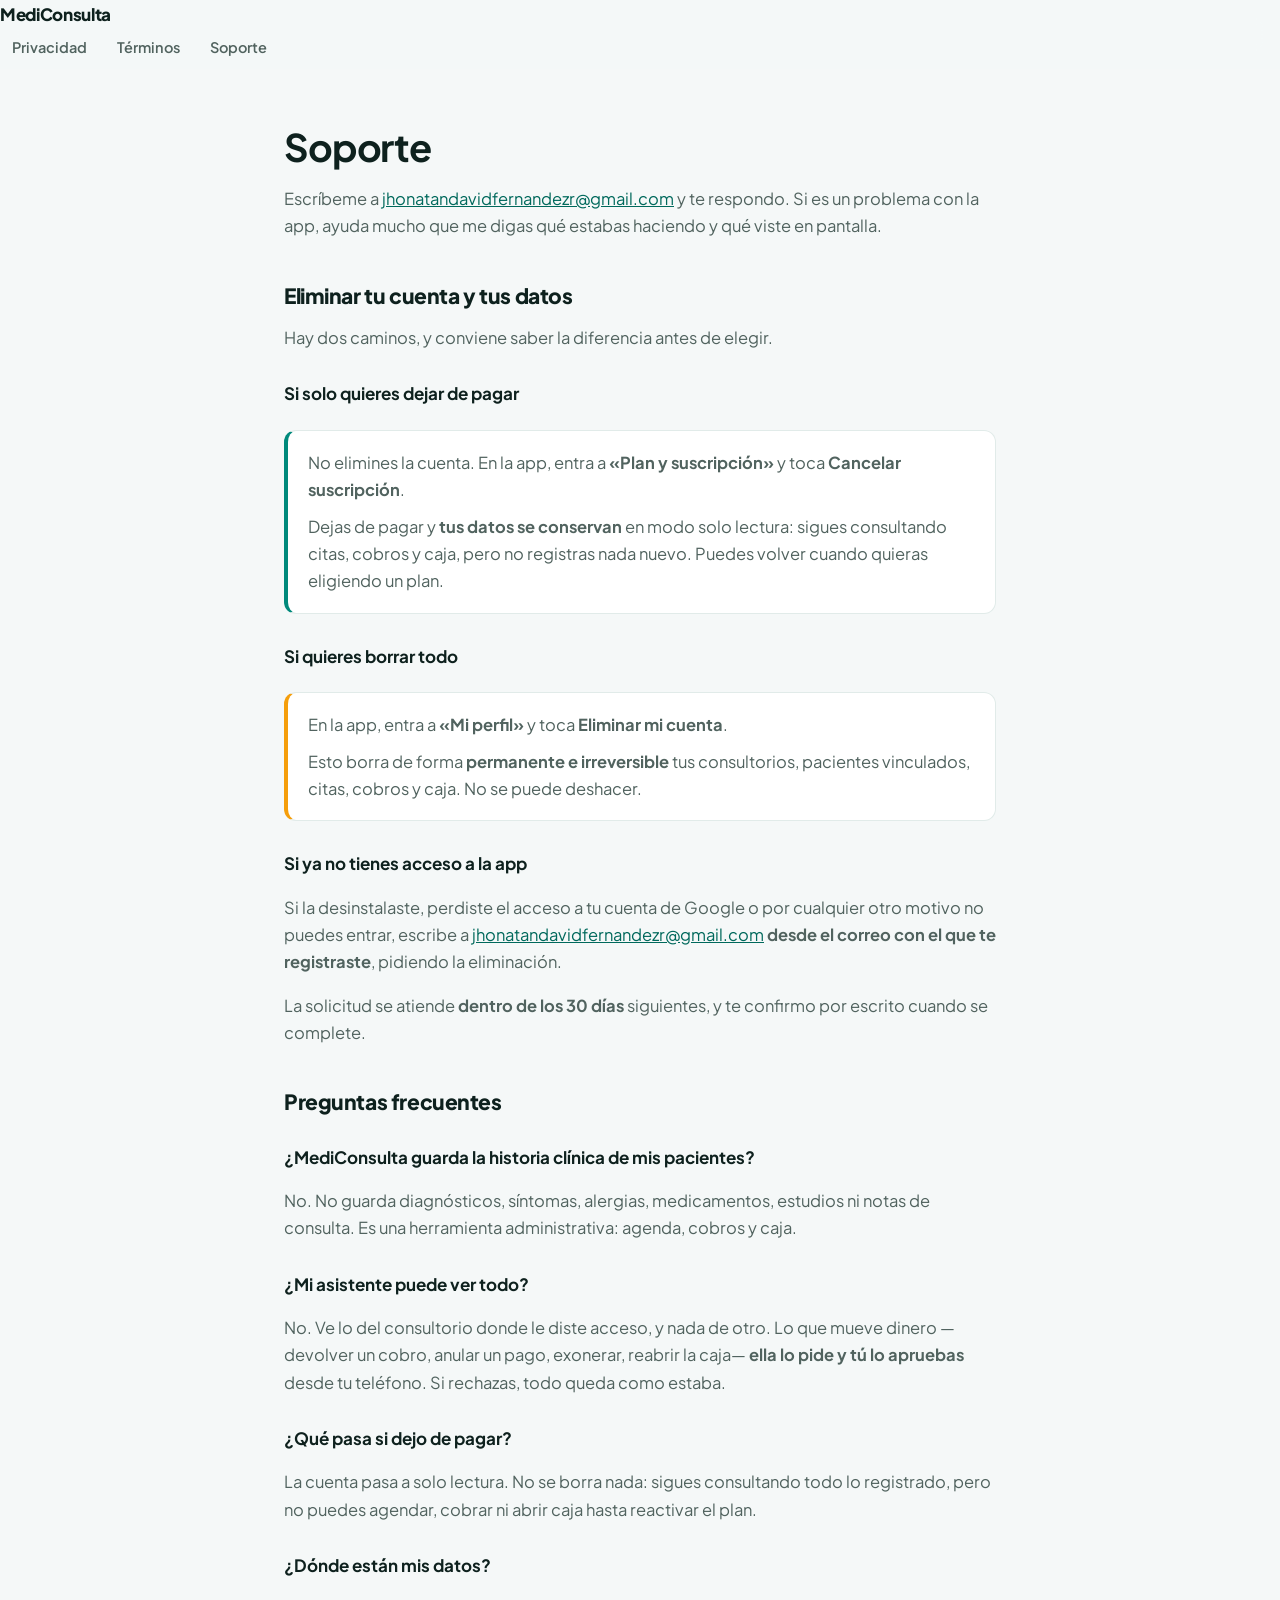
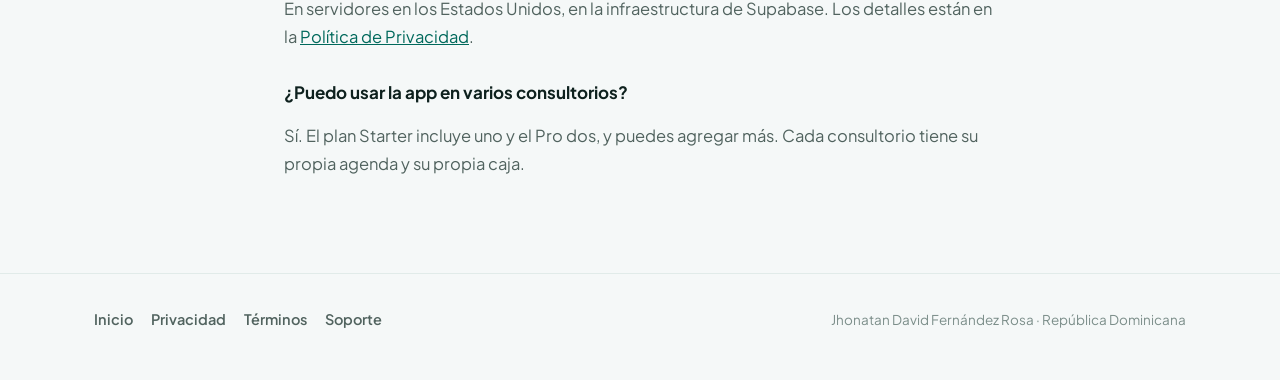
<file: soporte.html>
<!doctype html>
<html lang="es-DO">
<head>
<meta charset="utf-8">
<meta name="viewport" content="width=device-width, initial-scale=1">
<title>Soporte — MediConsulta</title>
<meta name="description" content="Soporte de MediConsulta: cómo pedir ayuda, cancelar la suscripción o eliminar tu cuenta.">
<link rel="stylesheet" href="estilo.css">
</head>
<body>

<header class="sitio">
  <div class="barra">
    <a class="marca" href="index.html">MediConsulta</a>
    <nav>
      <a href="privacidad.html">Privacidad</a>
      <a href="terminos.html">Términos</a>
      <a href="soporte.html">Soporte</a>
    </nav>
  </div>
</header>

<main class="legal">

<h1>Soporte</h1>

<p>
  Escríbeme a
  <a href="mailto:jhonatandavidfernandezr@gmail.com">jhonatandavidfernandezr@gmail.com</a>
  y te respondo. Si es un problema con la app, ayuda mucho que me digas qué
  estabas haciendo y qué viste en pantalla.
</p>

<h2 id="eliminar">Eliminar tu cuenta y tus datos</h2>

<p>Hay dos caminos, y conviene saber la diferencia antes de elegir.</p>

<h3>Si solo quieres dejar de pagar</h3>

<div class="aviso">
  <p>
    No elimines la cuenta. En la app, entra a <strong>«Plan y
    suscripción»</strong> y toca <strong>Cancelar suscripción</strong>.
  </p>
  <p>
    Dejas de pagar y <strong>tus datos se conservan</strong> en modo solo
    lectura: sigues consultando citas, cobros y caja, pero no registras nada
    nuevo. Puedes volver cuando quieras eligiendo un plan.
  </p>
</div>

<h3>Si quieres borrar todo</h3>

<div class="aviso ojo">
  <p>
    En la app, entra a <strong>«Mi perfil»</strong> y toca
    <strong>Eliminar mi cuenta</strong>.
  </p>
  <p>
    Esto borra de forma <strong>permanente e irreversible</strong> tus
    consultorios, pacientes vinculados, citas, cobros y caja. No se puede
    deshacer.
  </p>
</div>

<h3>Si ya no tienes acceso a la app</h3>

<p>
  Si la desinstalaste, perdiste el acceso a tu cuenta de Google o por
  cualquier otro motivo no puedes entrar, escribe a
  <a href="mailto:jhonatandavidfernandezr@gmail.com?subject=Eliminar%20mi%20cuenta%20de%20MediConsulta">jhonatandavidfernandezr@gmail.com</a>
  <strong>desde el correo con el que te registraste</strong>, pidiendo la
  eliminación.
</p>

<p>
  La solicitud se atiende <strong>dentro de los 30 días</strong> siguientes, y
  te confirmo por escrito cuando se complete.
</p>

<h2>Preguntas frecuentes</h2>

<h3>¿MediConsulta guarda la historia clínica de mis pacientes?</h3>

<p>
  No. No guarda diagnósticos, síntomas, alergias, medicamentos, estudios ni
  notas de consulta. Es una herramienta administrativa: agenda, cobros y caja.
</p>

<h3>¿Mi asistente puede ver todo?</h3>

<p>
  No. Ve lo del consultorio donde le diste acceso, y nada de otro. Lo que
  mueve dinero —devolver un cobro, anular un pago, exonerar, reabrir la caja—
  <strong>ella lo pide y tú lo apruebas</strong> desde tu teléfono. Si
  rechazas, todo queda como estaba.
</p>

<h3>¿Qué pasa si dejo de pagar?</h3>

<p>
  La cuenta pasa a solo lectura. No se borra nada: sigues consultando todo lo
  registrado, pero no puedes agendar, cobrar ni abrir caja hasta reactivar el
  plan.
</p>

<h3>¿Dónde están mis datos?</h3>

<p>
  En servidores en los Estados Unidos, en la infraestructura de Supabase. Los
  detalles están en la
  <a href="privacidad.html">Política de Privacidad</a>.
</p>

<h3>¿Puedo usar la app en varios consultorios?</h3>

<p>
  Sí. El plan Starter incluye uno y el Pro dos, y puedes agregar más. Cada
  consultorio tiene su propia agenda y su propia caja.
</p>

</main>

<footer class="sitio">
  <div class="caja">
    <nav>
      <a href="index.html">Inicio</a>
      <a href="privacidad.html">Privacidad</a>
      <a href="terminos.html">Términos</a>
      <a href="soporte.html">Soporte</a>
    </nav>
    <div class="quien">Jhonatan David Fernández Rosa · República Dominicana</div>
  </div>
</footer>

</body>
</html>
</file>
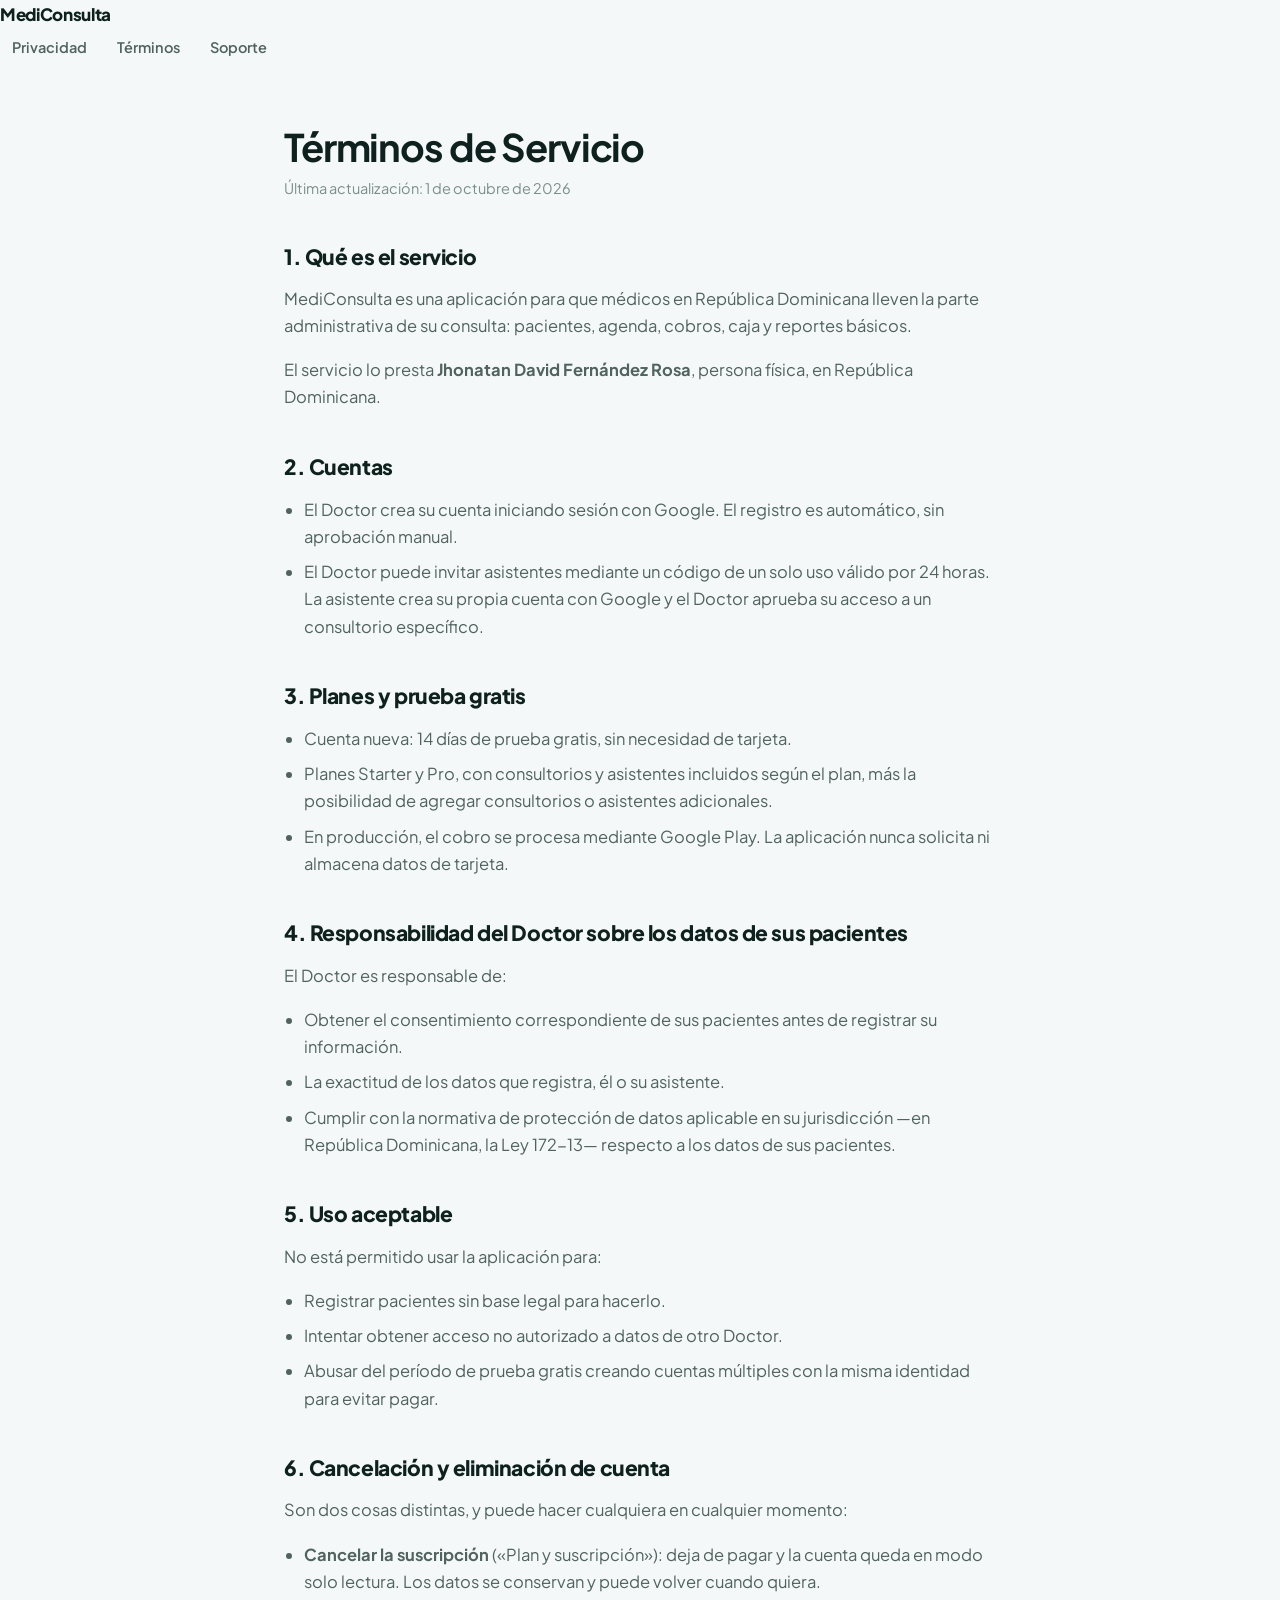
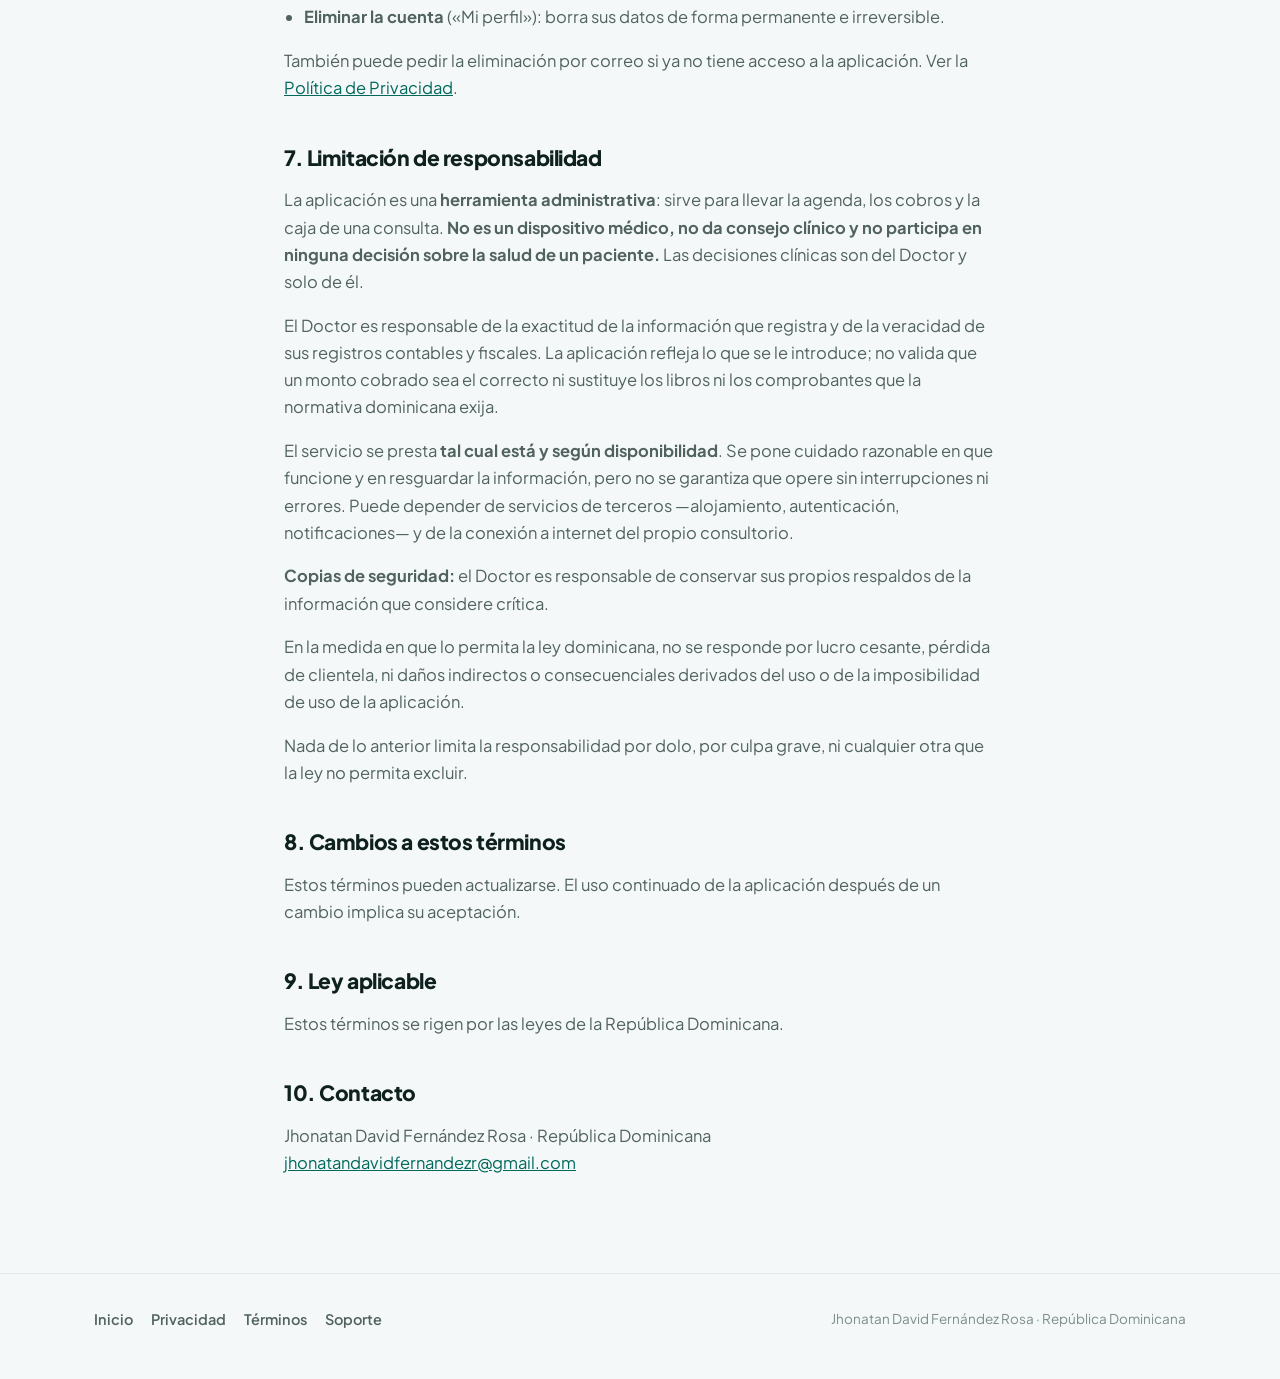
<file: terminos.html>
<!doctype html>
<html lang="es-DO">
<head>
<meta charset="utf-8">
<meta name="viewport" content="width=device-width, initial-scale=1">
<title>Términos de Servicio — MediConsulta</title>
<meta name="description" content="Términos de servicio de MediConsulta: cuentas, planes, responsabilidades y limitaciones.">
<link rel="stylesheet" href="estilo.css">
</head>
<body>

<header class="sitio">
  <div class="barra">
    <a class="marca" href="index.html">MediConsulta</a>
    <nav>
      <a href="privacidad.html">Privacidad</a>
      <a href="terminos.html">Términos</a>
      <a href="soporte.html">Soporte</a>
    </nav>
  </div>
</header>

<main class="legal">

<h1>Términos de Servicio</h1>
<p class="fecha">Última actualización: 1 de octubre de 2026</p>

<h2>1. Qué es el servicio</h2>

<p>
  MediConsulta es una aplicación para que médicos en República Dominicana
  lleven la parte administrativa de su consulta: pacientes, agenda, cobros,
  caja y reportes básicos.
</p>

<p>
  El servicio lo presta <strong>Jhonatan David Fernández Rosa</strong>,
  persona física, en República Dominicana.
</p>

<h2>2. Cuentas</h2>

<ul>
  <li>
    El Doctor crea su cuenta iniciando sesión con Google. El registro es
    automático, sin aprobación manual.
  </li>
  <li>
    El Doctor puede invitar asistentes mediante un código de un solo uso
    válido por 24 horas. La asistente crea su propia cuenta con Google y el
    Doctor aprueba su acceso a un consultorio específico.
  </li>
</ul>

<h2>3. Planes y prueba gratis</h2>

<ul>
  <li>Cuenta nueva: 14 días de prueba gratis, sin necesidad de tarjeta.</li>
  <li>
    Planes Starter y Pro, con consultorios y asistentes incluidos según el
    plan, más la posibilidad de agregar consultorios o asistentes
    adicionales.
  </li>
  <li>
    En producción, el cobro se procesa mediante Google Play. La aplicación
    nunca solicita ni almacena datos de tarjeta.
  </li>
</ul>

<h2>4. Responsabilidad del Doctor sobre los datos de sus pacientes</h2>

<p>El Doctor es responsable de:</p>

<ul>
  <li>
    Obtener el consentimiento correspondiente de sus pacientes antes de
    registrar su información.
  </li>
  <li>La exactitud de los datos que registra, él o su asistente.</li>
  <li>
    Cumplir con la normativa de protección de datos aplicable en su
    jurisdicción —en República Dominicana, la Ley 172-13— respecto a los
    datos de sus pacientes.
  </li>
</ul>

<h2>5. Uso aceptable</h2>

<p>No está permitido usar la aplicación para:</p>

<ul>
  <li>Registrar pacientes sin base legal para hacerlo.</li>
  <li>Intentar obtener acceso no autorizado a datos de otro Doctor.</li>
  <li>
    Abusar del período de prueba gratis creando cuentas múltiples con la
    misma identidad para evitar pagar.
  </li>
</ul>

<h2>6. Cancelación y eliminación de cuenta</h2>

<p>Son dos cosas distintas, y puede hacer cualquiera en cualquier momento:</p>

<ul>
  <li>
    <strong>Cancelar la suscripción</strong> («Plan y suscripción»): deja de
    pagar y la cuenta queda en modo solo lectura. Los datos se conservan y
    puede volver cuando quiera.
  </li>
  <li>
    <strong>Eliminar la cuenta</strong> («Mi perfil»): borra sus datos de
    forma permanente e irreversible.
  </li>
</ul>

<p>
  También puede pedir la eliminación por correo si ya no tiene acceso a la
  aplicación. Ver la
  <a href="privacidad.html#6">Política de Privacidad</a>.
</p>

<h2>7. Limitación de responsabilidad</h2>

<p>
  La aplicación es una <strong>herramienta administrativa</strong>: sirve para
  llevar la agenda, los cobros y la caja de una consulta.
  <strong>No es un dispositivo médico, no da consejo clínico y no participa
  en ninguna decisión sobre la salud de un paciente.</strong> Las decisiones
  clínicas son del Doctor y solo de él.
</p>

<p>
  El Doctor es responsable de la exactitud de la información que registra y de
  la veracidad de sus registros contables y fiscales. La aplicación refleja lo
  que se le introduce; no valida que un monto cobrado sea el correcto ni
  sustituye los libros ni los comprobantes que la normativa dominicana exija.
</p>

<p>
  El servicio se presta <strong>tal cual está y según disponibilidad</strong>.
  Se pone cuidado razonable en que funcione y en resguardar la información,
  pero no se garantiza que opere sin interrupciones ni errores. Puede depender
  de servicios de terceros —alojamiento, autenticación, notificaciones— y de
  la conexión a internet del propio consultorio.
</p>

<p>
  <strong>Copias de seguridad:</strong> el Doctor es responsable de conservar
  sus propios respaldos de la información que considere crítica.
</p>

<p>
  En la medida en que lo permita la ley dominicana, no se responde por lucro
  cesante, pérdida de clientela, ni daños indirectos o consecuenciales
  derivados del uso o de la imposibilidad de uso de la aplicación.
</p>

<p>
  Nada de lo anterior limita la responsabilidad por dolo, por culpa grave, ni
  cualquier otra que la ley no permita excluir.
</p>

<h2>8. Cambios a estos términos</h2>

<p>
  Estos términos pueden actualizarse. El uso continuado de la aplicación
  después de un cambio implica su aceptación.
</p>

<h2>9. Ley aplicable</h2>

<p>Estos términos se rigen por las leyes de la República Dominicana.</p>

<h2>10. Contacto</h2>

<p>
  Jhonatan David Fernández Rosa · República Dominicana<br>
  <a href="mailto:jhonatandavidfernandezr@gmail.com">jhonatandavidfernandezr@gmail.com</a>
</p>

</main>

<footer class="sitio">
  <div class="caja">
    <nav>
      <a href="index.html">Inicio</a>
      <a href="privacidad.html">Privacidad</a>
      <a href="terminos.html">Términos</a>
      <a href="soporte.html">Soporte</a>
    </nav>
    <div class="quien">Jhonatan David Fernández Rosa · República Dominicana</div>
  </div>
</footer>

</body>
</html>
</file>
<file: estilo.css>
/* ---------------------------------------------------------------------------
   MediConsulta — hoja de estilo del sitio
   Un solo archivo para la portada y para las paginas legales. Las clases que
   usan privacidad/terminos/soporte (.legal, .aviso, .fecha) viven al final.
   --------------------------------------------------------------------------- */

@import url('https://fonts.googleapis.com/css2?family=Plus+Jakarta+Sans:wght@400;500;600;700;800&display=swap');

:root {
  --marca: #00897b;
  --marca-f: #00695c;
  --marca-claro: #4db6ac;
  --marca-tenue: #e0f2f0;

  --tinta: #0e211e;
  --tinta-2: #51635f;
  --tinta-3: #7c8e8a;

  --papel: #ffffff;
  --fondo: #f5f8f8;
  --fondo-2: #eef4f3;
  --linea: #e1ebe9;

  --radio: 18px;
  --radio-s: 12px;
  --max: 1140px;

  --sombra: 0 1px 2px rgba(14, 33, 30, .04), 0 10px 30px -16px rgba(14, 33, 30, .22);
  --sombra-alta: 0 40px 80px -32px rgba(0, 61, 53, .45);

  --oscuro-1: #04140f;
  --oscuro-2: #072b24;
}

@media (prefers-color-scheme: dark) {
  :root {
    --marca: #2dd4bf;
    --marca-f: #5eead4;
    --marca-claro: #99f6e4;
    --marca-tenue: #0d3b35;

    --tinta: #e6f2ef;
    --tinta-2: #9db3ae;
    --tinta-3: #7b918c;

    --papel: #0d1b19;
    --fondo: #081312;
    --fondo-2: #0b1917;
    --linea: #1b302c;

    --sombra: 0 1px 2px rgba(0, 0, 0, .3), 0 10px 30px -16px rgba(0, 0, 0, .7);
    --sombra-alta: 0 40px 80px -32px rgba(0, 0, 0, .8);
  }
}

* { box-sizing: border-box; }

html { scroll-behavior: smooth; }
@media (prefers-reduced-motion: reduce) { html { scroll-behavior: auto; } }

body {
  margin: 0;
  background: var(--fondo);
  color: var(--tinta);
  font-family: 'Plus Jakarta Sans', system-ui, -apple-system, 'Segoe UI', sans-serif;
  font-size: 17px;
  line-height: 1.65;
  -webkit-font-smoothing: antialiased;
}

img { max-width: 100%; display: block; }
a { color: var(--marca-f); }

.caja {
  width: 100%;
  max-width: var(--max);
  margin: 0 auto;
  padding: 0 24px;
}

/* ------------------------------------------------------------------ barra */

.barra {
  position: sticky;
  top: 0;
  z-index: 50;
  background: color-mix(in srgb, var(--fondo) 82%, transparent);
  backdrop-filter: saturate(180%) blur(14px);
  -webkit-backdrop-filter: saturate(180%) blur(14px);
  border-bottom: 1px solid transparent;
  transition: border-color .25s, background .25s;
}

.barra.pegada { border-bottom-color: var(--linea); }

.barra .caja {
  display: flex;
  align-items: center;
  justify-content: space-between;
  gap: 18px;
  height: 66px;
}

.marca {
  display: inline-flex;
  align-items: center;
  gap: 10px;
  font-weight: 800;
  font-size: 17px;
  letter-spacing: -.02em;
  color: var(--tinta);
  text-decoration: none;
}

.logo {
  width: 30px;
  height: 30px;
  border-radius: 9px;
  display: grid;
  place-items: center;
  background: linear-gradient(145deg, var(--marca-claro), var(--marca-f));
  box-shadow: 0 6px 16px -8px var(--marca);
}

.barra nav {
  display: flex;
  align-items: center;
  gap: 6px;
}

.barra nav a {
  color: var(--tinta-2);
  text-decoration: none;
  font-size: 14.5px;
  font-weight: 600;
  padding: 8px 12px;
  border-radius: 999px;
  transition: color .2s, background .2s;
}

.barra nav a:hover { color: var(--tinta); background: var(--fondo-2); }

.barra nav a.cta {
  background: var(--marca-f);
  color: #fff;
  padding: 9px 16px;
}

.barra nav a.cta:hover { background: var(--marca); color: #fff; }

@media (max-width: 720px) {
  .ocultable { display: none; }
}

/* ---------------------------------------------------------------- portada */

.portada {
  position: relative;
  overflow: hidden;
  background:
    radial-gradient(900px 480px at 15% -10%, rgba(45, 212, 191, .22), transparent 60%),
    radial-gradient(700px 420px at 92% 8%, rgba(0, 137, 123, .30), transparent 62%),
    linear-gradient(170deg, var(--oscuro-2), var(--oscuro-1) 68%);
  color: #e9fbf7;
  padding: 72px 0 0;
}

/* Una cuadricula finita de fondo: da sensacion de producto, no de plantilla. */
.portada::before {
  content: '';
  position: absolute;
  inset: 0;
  background-image:
    linear-gradient(rgba(255, 255, 255, .045) 1px, transparent 1px),
    linear-gradient(90deg, rgba(255, 255, 255, .045) 1px, transparent 1px);
  background-size: 54px 54px;
  mask-image: radial-gradient(900px 560px at 30% 20%, #000 10%, transparent 75%);
  -webkit-mask-image: radial-gradient(900px 560px at 30% 20%, #000 10%, transparent 75%);
  pointer-events: none;
}

.portada .caja {
  position: relative;
  display: grid;
  grid-template-columns: 1.05fr .95fr;
  gap: 48px;
  align-items: center;
}

.pildora {
  display: inline-flex;
  align-items: center;
  gap: 8px;
  font-size: 13.5px;
  font-weight: 600;
  padding: 7px 14px 7px 11px;
  border-radius: 999px;
  color: #a7f3e6;
  background: rgba(45, 212, 191, .12);
  border: 1px solid rgba(45, 212, 191, .28);
}

.portada h1 {
  margin: 20px 0 0;
  font-size: clamp(38px, 5.6vw, 60px);
  line-height: 1.04;
  letter-spacing: -.035em;
  font-weight: 800;
  color: #fff;
}

.portada h1 em {
  font-style: normal;
  background: linear-gradient(100deg, #5eead4, #2dd4bf 45%, #a7f3e6);
  -webkit-background-clip: text;
  background-clip: text;
  color: transparent;
}

.bajada {
  margin: 20px 0 0;
  max-width: 30em;
  font-size: 18.5px;
  color: #b9d9d2;
}

.acciones {
  display: flex;
  flex-wrap: wrap;
  gap: 12px;
  margin-top: 30px;
}

.boton {
  display: inline-flex;
  align-items: center;
  gap: 9px;
  font-weight: 700;
  font-size: 15.5px;
  text-decoration: none;
  padding: 14px 22px;
  border-radius: 999px;
  transition: transform .18s, box-shadow .18s, background .18s;
}

.boton.primario {
  background: linear-gradient(140deg, #2dd4bf, #00897b);
  color: #022a24;
  box-shadow: 0 16px 34px -16px rgba(45, 212, 191, .8);
}

.boton.primario:hover { transform: translateY(-2px); box-shadow: 0 22px 40px -16px rgba(45, 212, 191, .9); }

.boton.suave {
  background: rgba(255, 255, 255, .07);
  color: #d9f2ec;
  border: 1px solid rgba(255, 255, 255, .16);
}

.boton.suave:hover { background: rgba(255, 255, 255, .13); }

.boton.oscuro {
  background: var(--marca-f);
  color: #fff;
  box-shadow: 0 16px 34px -18px var(--marca);
}

.boton.oscuro:hover { transform: translateY(-2px); }

.boton.linea {
  border: 1px solid var(--linea);
  background: var(--papel);
  color: var(--tinta);
}

.nota-chica {
  margin-top: 18px;
  font-size: 13.5px;
  color: #8fb3ac;
}

/* --------------------------------------------------------------- telefono */

.telefono {
  position: relative;
  justify-self: center;
  width: min(290px, 78vw);
  padding: 9px;
  border-radius: 42px;
  background: linear-gradient(160deg, #263436, #0d1716);
  box-shadow: var(--sombra-alta), 0 0 0 1px rgba(255, 255, 255, .07) inset;
}

.telefono .pantalla {
  border-radius: 34px;
  overflow: hidden;
  background: #f5f8f8;
  aspect-ratio: 1080 / 2240;
}

/* El `height` del atributo HTML cuenta como estilo (presentational hint), asi
   que sin este `auto` la captura sale estirada a lo alto dentro del marco. */
.telefono .pantalla img { width: 100%; height: auto; }

.portada .telefono { margin-bottom: -56px; }

/* Las notitas que flotan sobre el telefono: dicen el beneficio en 4 palabras */
.flotante {
  position: absolute;
  display: flex;
  align-items: center;
  gap: 10px;
  padding: 11px 15px;
  border-radius: 14px;
  background: rgba(255, 255, 255, .96);
  color: #0e211e;
  font-size: 13.5px;
  font-weight: 700;
  line-height: 1.25;
  box-shadow: 0 20px 40px -20px rgba(0, 0, 0, .6);
  white-space: nowrap;
}

.flotante small {
  display: block;
  font-weight: 500;
  font-size: 11.5px;
  color: #51635f;
}

.flotante .punto {
  width: 28px;
  height: 28px;
  border-radius: 9px;
  display: grid;
  place-items: center;
  background: var(--marca-tenue);
  color: var(--marca-f);
  flex: none;
}

/* Se apoyan en el borde del telefono, no encima de el: la captura es el
   argumento de venta, taparla con un rotulo seria pelear contra uno mismo. */
.flotante.uno {
  top: 20%;
  right: calc(100% - 44px);
  animation: flota 7s ease-in-out infinite;
}

.flotante.dos {
  bottom: 22%;
  left: calc(100% - 44px);
  animation: flota 7s ease-in-out infinite 1.4s;
}

/* En pantallas angostas no hay sitio a los lados y se salen del telefono. */
@media (max-width: 900px) {
  .flotante { display: none; }
}

@keyframes flota {
  0%, 100% { transform: translateY(0); }
  50% { transform: translateY(-9px); }
}

@media (prefers-reduced-motion: reduce) {
  .flotante { animation: none; }
}

/* --------------------------------------------------------------- confianza */

.cifras {
  position: relative;
  margin-top: 84px;
  border-top: 1px solid rgba(255, 255, 255, .1);
  background: rgba(0, 0, 0, .18);
}

.cifras .caja {
  display: grid;
  grid-template-columns: repeat(4, 1fr);
  gap: 18px;
  padding-top: 26px;
  padding-bottom: 26px;
}

.cifra strong {
  display: block;
  font-size: 23px;
  font-weight: 800;
  letter-spacing: -.02em;
  color: #fff;
}

.cifra span {
  font-size: 13px;
  color: #8fb3ac;
}

/* --------------------------------------------------------------- secciones */

section { padding: 92px 0; }
section.alt { background: var(--fondo-2); }

.titulo { max-width: 680px; margin-bottom: 46px; }

.titulo.centro { margin-left: auto; margin-right: auto; text-align: center; }

.eyebrow {
  margin: 0 0 10px;
  font-size: 12.5px;
  font-weight: 800;
  letter-spacing: .14em;
  text-transform: uppercase;
  color: var(--marca-f);
}

h2 {
  margin: 0;
  font-size: clamp(27px, 3.6vw, 38px);
  line-height: 1.15;
  letter-spacing: -.03em;
  font-weight: 800;
}

.titulo p {
  margin: 14px 0 0;
  color: var(--tinta-2);
  font-size: 17.5px;
}

/* ---------------------------------------------------------------- tarjetas */

.rejilla {
  display: grid;
  grid-template-columns: repeat(3, 1fr);
  gap: 18px;
}

.tarjeta {
  background: var(--papel);
  border: 1px solid var(--linea);
  border-radius: var(--radio);
  padding: 26px 24px 28px;
  box-shadow: var(--sombra);
  transition: transform .2s, box-shadow .2s, border-color .2s;
}

.tarjeta:hover {
  transform: translateY(-3px);
  border-color: color-mix(in srgb, var(--marca) 35%, var(--linea));
  box-shadow: 0 1px 2px rgba(14, 33, 30, .04), 0 22px 44px -22px rgba(0, 61, 53, .4);
}

.tarjeta .icono {
  width: 42px;
  height: 42px;
  border-radius: 12px;
  display: grid;
  place-items: center;
  background: var(--marca-tenue);
  color: var(--marca-f);
  margin-bottom: 16px;
}

.tarjeta h3 {
  margin: 0 0 8px;
  font-size: 18px;
  font-weight: 700;
  letter-spacing: -.015em;
}

.tarjeta p {
  margin: 0;
  color: var(--tinta-2);
  font-size: 15.5px;
}

/* ------------------------------------------------------------------- flujo */

.flujo { display: grid; gap: 86px; }

.fila {
  display: grid;
  grid-template-columns: 1fr 1fr;
  gap: 56px;
  align-items: center;
}

.fila:nth-child(even) .texto { order: 2; }

.fila .marco {
  justify-self: center;
}

.paso-num {
  display: inline-grid;
  place-items: center;
  width: 34px;
  height: 34px;
  border-radius: 11px;
  background: var(--marca-f);
  color: #fff;
  font-weight: 800;
  font-size: 15px;
  margin-bottom: 16px;
}

.fila h3 {
  margin: 0 0 12px;
  font-size: clamp(21px, 2.6vw, 27px);
  letter-spacing: -.025em;
  font-weight: 800;
}

.fila p {
  margin: 0;
  color: var(--tinta-2);
  font-size: 16.5px;
}

.lista-check {
  list-style: none;
  margin: 20px 0 0;
  padding: 0;
  display: grid;
  gap: 10px;
}

.lista-check li {
  display: flex;
  gap: 10px;
  align-items: flex-start;
  font-size: 15.5px;
  color: var(--tinta-2);
}

.lista-check svg { flex: none; margin-top: 4px; color: var(--marca); }

/* --------------------------------------------------------------- destacado */

.destacado {
  display: flex;
  gap: 20px;
  align-items: flex-start;
  margin-top: 44px;
  padding: 26px 28px;
  border-radius: var(--radio);
  background: var(--papel);
  border: 1px solid var(--linea);
  border-left: 4px solid var(--marca);
  box-shadow: var(--sombra);
}

.destacado .icono { color: var(--marca-f); flex: none; }
.destacado h3 { margin: 0 0 6px; font-size: 18px; font-weight: 700; }
.destacado p { margin: 0; color: var(--tinta-2); font-size: 15.5px; }

/* ---------------------------------------------------------------- galeria */

.galeria {
  display: grid;
  grid-template-columns: repeat(3, 1fr);
  gap: 26px;
  align-items: start;
}

.galeria figure { margin: 0; text-align: center; }

.galeria figcaption {
  margin-top: 16px;
  font-size: 14.5px;
  font-weight: 600;
  color: var(--tinta-2);
}

.galeria .telefono { width: min(248px, 72vw); }

/* ----------------------------------------------------------------- planes */

.planes {
  display: grid;
  grid-template-columns: repeat(3, 1fr);
  gap: 20px;
  align-items: start;
}

.plan {
  position: relative;
  background: var(--papel);
  border: 1px solid var(--linea);
  border-radius: var(--radio);
  padding: 28px 26px 30px;
  box-shadow: var(--sombra);
}

.plan.elegido {
  border-color: var(--marca);
  box-shadow: 0 0 0 1px var(--marca), 0 30px 60px -30px rgba(0, 61, 53, .5);
}

.cinta {
  position: absolute;
  top: -12px;
  left: 26px;
  font-size: 12px;
  font-weight: 800;
  letter-spacing: .04em;
  text-transform: uppercase;
  padding: 5px 12px;
  border-radius: 999px;
  background: var(--marca-f);
  color: #fff;
}

.plan .nombre {
  font-weight: 800;
  font-size: 16px;
  letter-spacing: -.01em;
}

.plan .monto {
  margin: 8px 0 20px;
  font-size: 36px;
  font-weight: 800;
  letter-spacing: -.035em;
}

.plan .monto small {
  font-size: 14.5px;
  font-weight: 600;
  color: var(--tinta-3);
  letter-spacing: 0;
}

.plan ul {
  list-style: none;
  margin: 0;
  padding: 0;
  display: grid;
  gap: 11px;
}

.plan li {
  display: flex;
  gap: 10px;
  align-items: flex-start;
  font-size: 15px;
  color: var(--tinta-2);
}

.plan li svg { flex: none; margin-top: 4px; color: var(--marca); }

/* --------------------------------------------------------------- cierre */

.cierre {
  position: relative;
  overflow: hidden;
  margin: 0 auto;
  max-width: var(--max);
  border-radius: 28px;
  padding: 64px 32px;
  text-align: center;
  color: #e9fbf7;
  background:
    radial-gradient(600px 300px at 20% 0%, rgba(45, 212, 191, .3), transparent 60%),
    linear-gradient(150deg, var(--oscuro-2), var(--oscuro-1));
}

.cierre h2 { color: #fff; }

.cierre p {
  margin: 14px auto 28px;
  max-width: 34em;
  color: #b9d9d2;
}

.cierre .acciones { justify-content: center; }

/* ----------------------------------------------------------------- footer */

footer.sitio {
  border-top: 1px solid var(--linea);
  padding: 34px 0 48px;
  background: var(--fondo);
}

footer.sitio .caja {
  display: flex;
  flex-wrap: wrap;
  gap: 18px;
  justify-content: space-between;
  align-items: center;
}

footer.sitio nav { display: flex; flex-wrap: wrap; gap: 18px; }

footer.sitio a {
  color: var(--tinta-2);
  text-decoration: none;
  font-size: 14.5px;
  font-weight: 600;
}

footer.sitio a:hover { color: var(--marca-f); }

.quien {
  font-size: 13.5px;
  color: var(--tinta-3);
  text-align: right;
  line-height: 1.5;
}

/* --------------------------------------------------- aparicion al bajar */

.revelar {
  opacity: 0;
  transform: translateY(16px);
  transition: opacity .6s ease, transform .6s ease;
}

.revelar.visible { opacity: 1; transform: none; }

@media (prefers-reduced-motion: reduce) {
  .revelar { opacity: 1; transform: none; transition: none; }
}

/* ------------------------------------------------- paginas legales */

.legal {
  max-width: 760px;
  margin: 0 auto;
  padding: 56px 24px 80px;
}

.legal h1 {
  font-size: clamp(28px, 4vw, 38px);
  letter-spacing: -.03em;
  line-height: 1.15;
  margin: 0 0 8px;
}

.legal h2 {
  font-size: 21px;
  margin: 44px 0 10px;
  letter-spacing: -.02em;
}

.legal h3 { font-size: 17px; margin: 28px 0 8px; }

.legal p, .legal li { color: var(--tinta-2); font-size: 16.5px; }

.legal ul { padding-left: 20px; }
.legal li { margin-bottom: 8px; }

.legal .fecha {
  color: var(--tinta-3);
  font-size: 14.5px;
  margin: 0 0 28px;
}

.legal table {
  width: 100%;
  border-collapse: collapse;
  margin: 16px 0;
  font-size: 15px;
}

.legal th, .legal td {
  text-align: left;
  padding: 11px 12px;
  border-bottom: 1px solid var(--linea);
  vertical-align: top;
}

.legal th { color: var(--tinta); font-weight: 700; }
.legal td { color: var(--tinta-2); }

.aviso {
  margin: 22px 0;
  padding: 18px 20px;
  border-radius: var(--radio-s);
  background: var(--papel);
  border: 1px solid var(--linea);
  border-left: 4px solid var(--marca);
}

.aviso p { margin: 0; }
.aviso p + p { margin-top: 10px; }

.aviso.ojo { border-left-color: #f59e0b; }

/* ------------------------------------------------------------- responsive */

@media (max-width: 960px) {
  .portada { padding-top: 54px; }
  .portada .caja { grid-template-columns: 1fr; gap: 44px; }
  .portada .telefono { margin-bottom: -40px; }
  .rejilla { grid-template-columns: repeat(2, 1fr); }
  .fila { grid-template-columns: 1fr; gap: 34px; }
  .fila:nth-child(even) .texto { order: 0; }
  .planes { grid-template-columns: 1fr; }
  .galeria { grid-template-columns: 1fr; gap: 44px; }
  .cifras .caja { grid-template-columns: repeat(2, 1fr); gap: 22px; }
}

@media (max-width: 640px) {
  body { font-size: 16px; }
  section { padding: 66px 0; }
  .caja { padding: 0 16px; }
  .rejilla { grid-template-columns: 1fr; }
  .quien { text-align: left; }
  .cierre { border-radius: 20px; padding: 48px 20px; }
}
</file>
